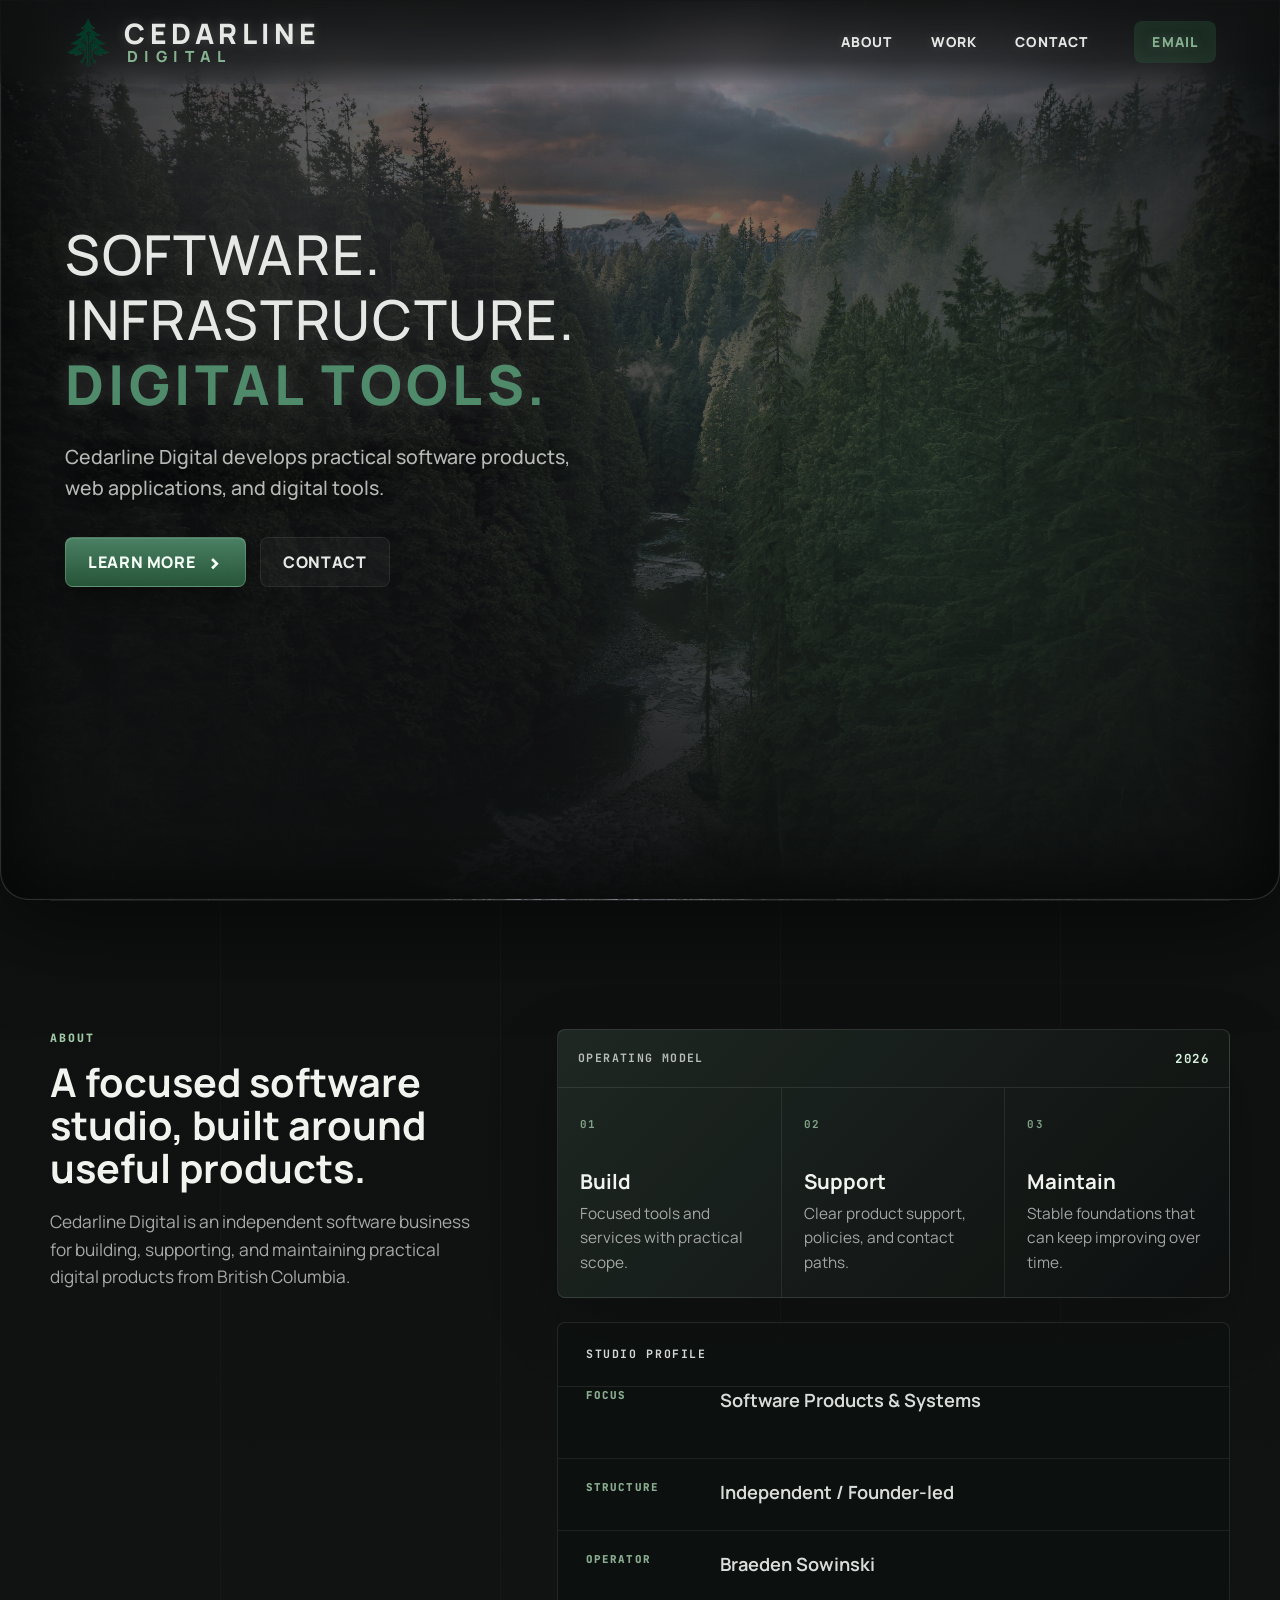
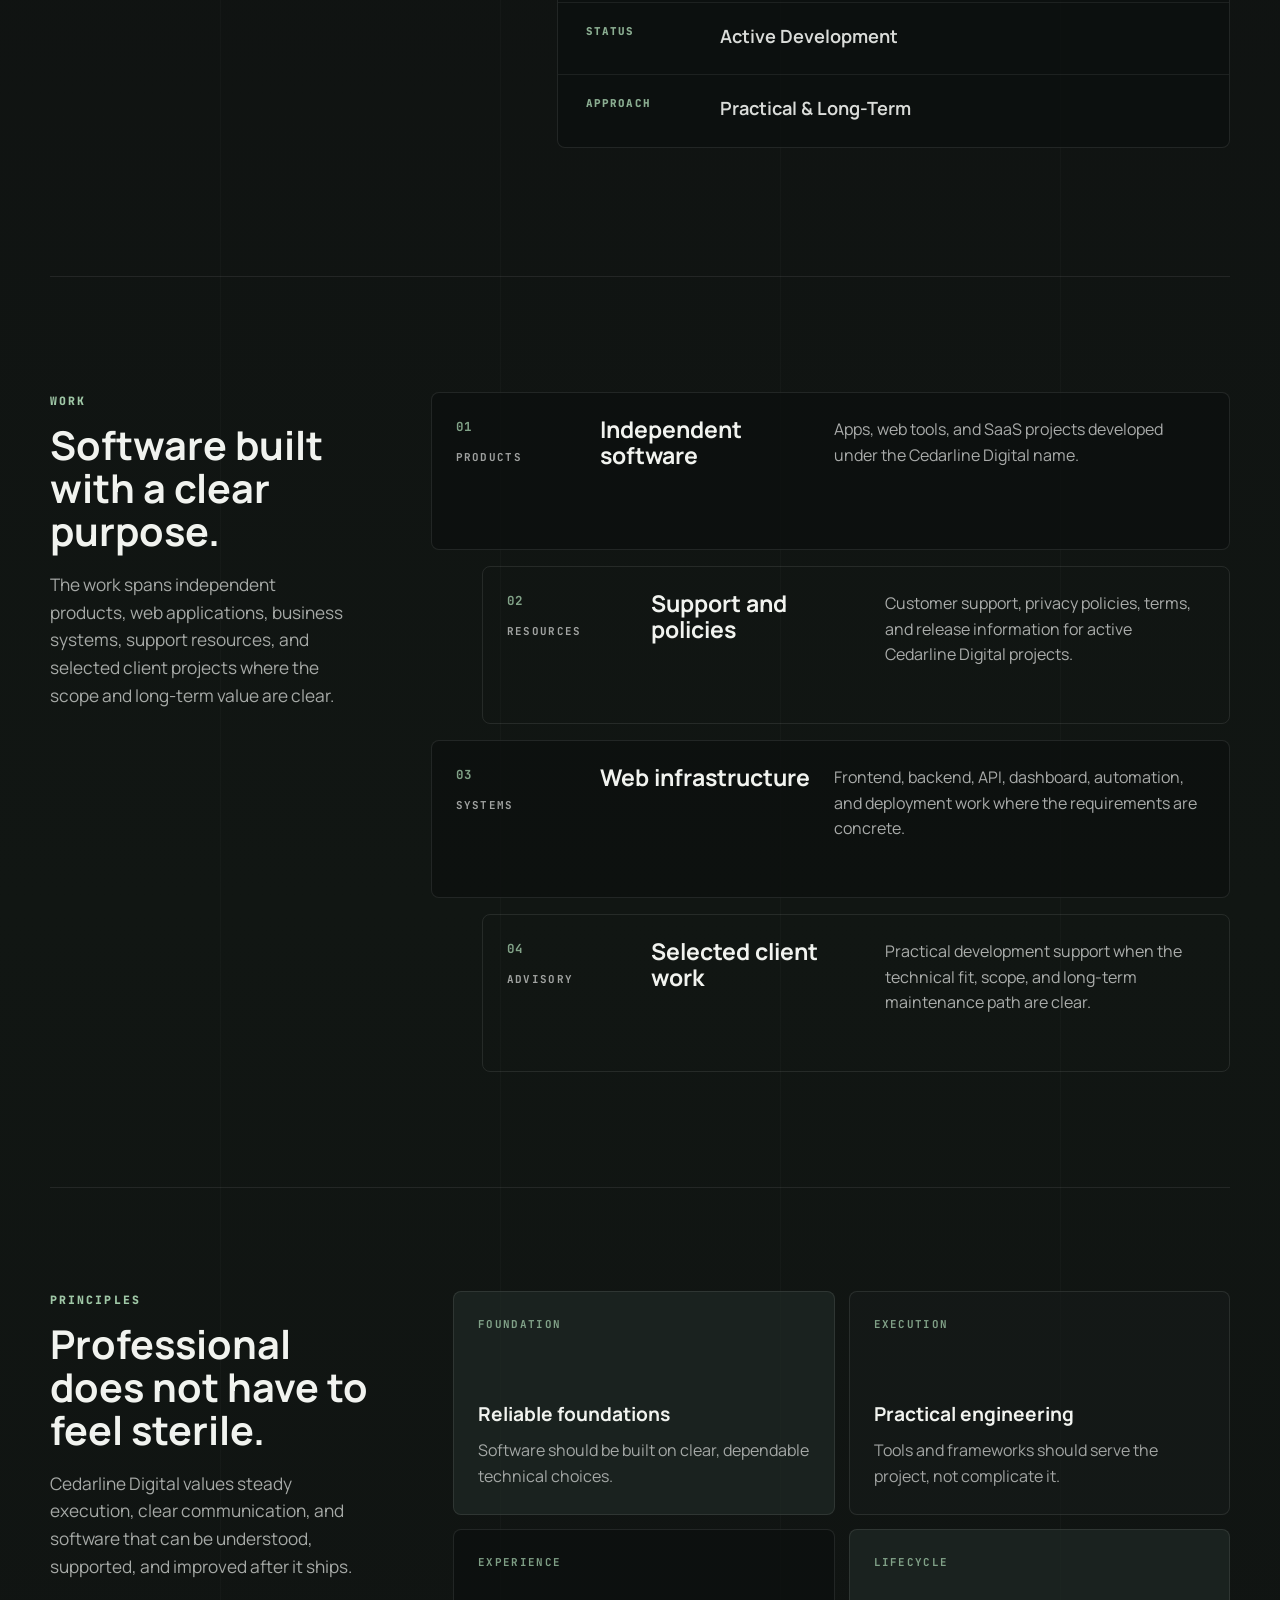
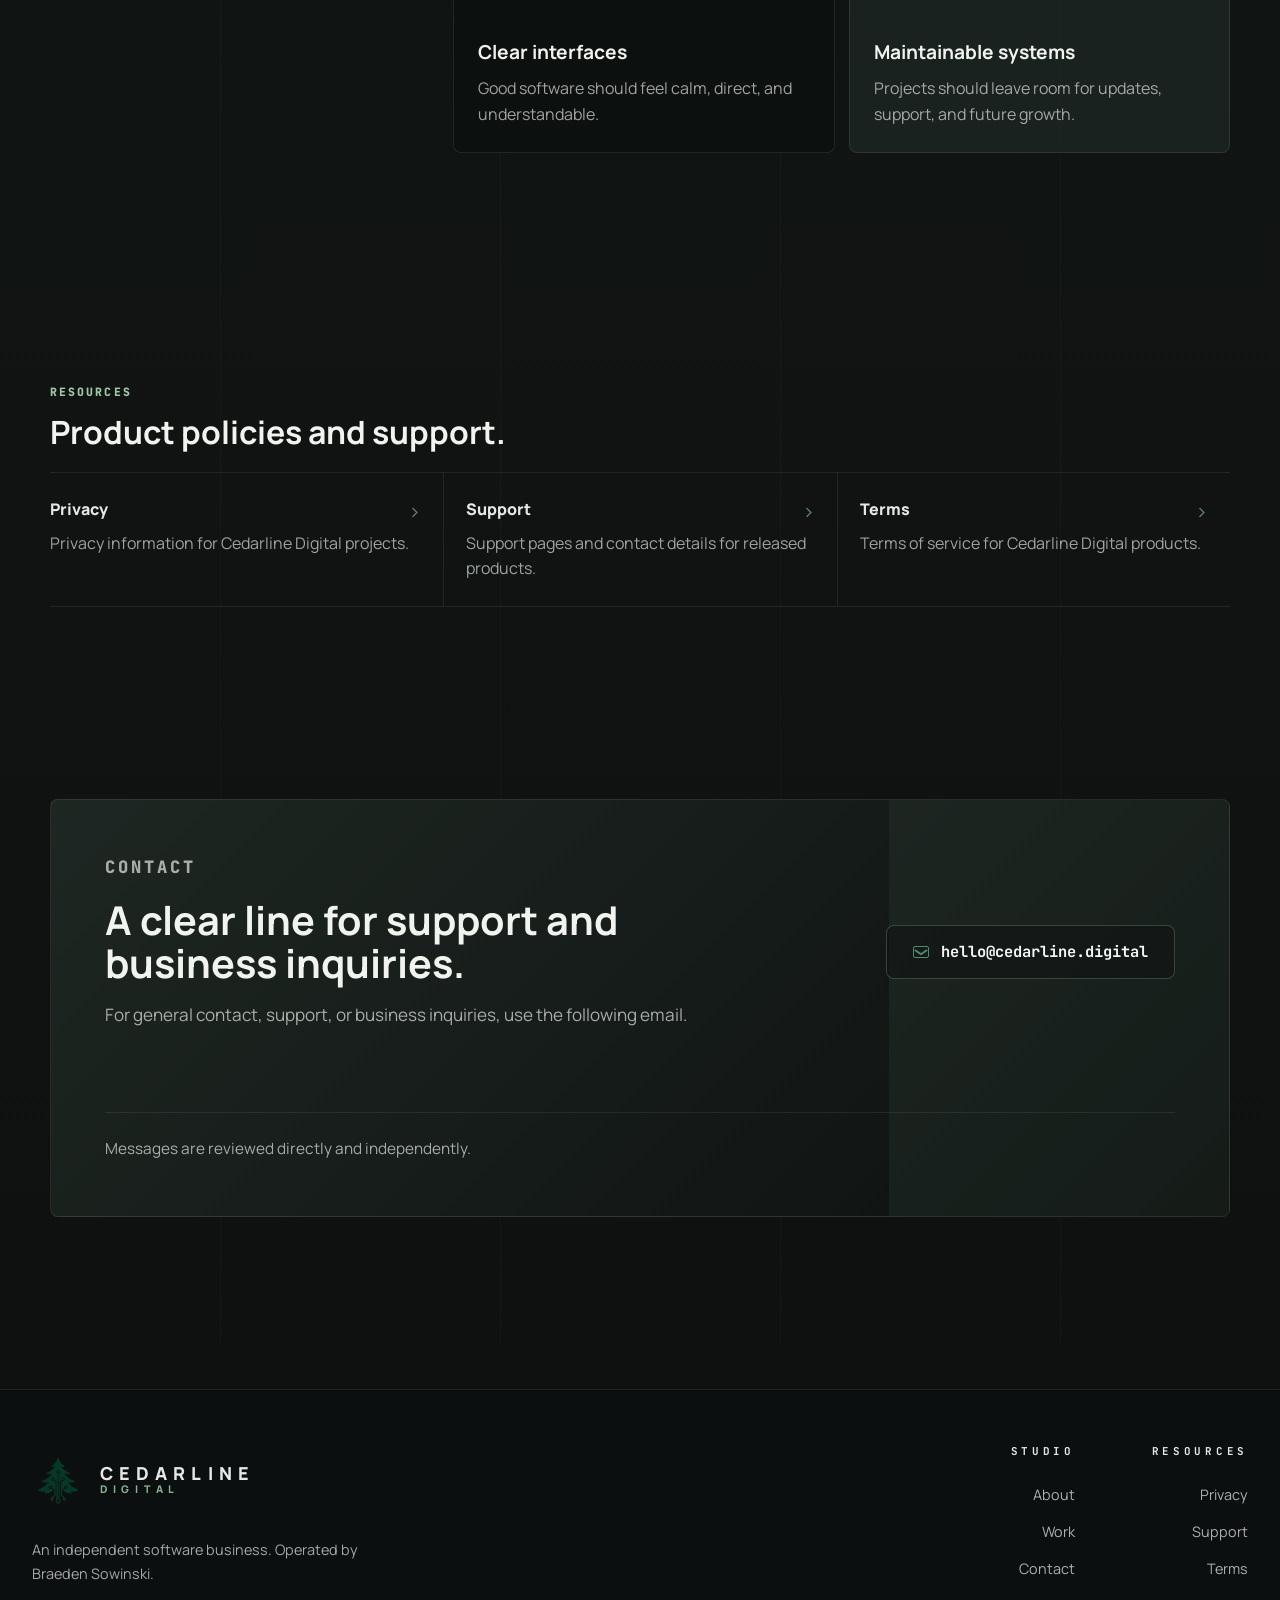
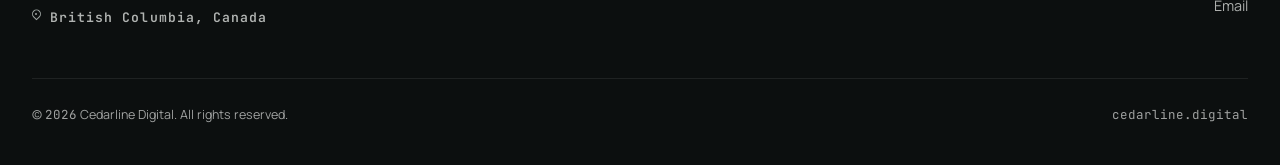
<file: index.html>
<!doctype html>
<html lang="en">
  <head>
    <meta charset="utf-8">
    <meta name="viewport" content="width=device-width, initial-scale=1">
    <meta
      name="description"
      content="Cedarline Digital develops software products, web applications, mobile apps, and digital tools."
    >
    <title>Cedarline Digital | Independent Software Business</title>
    <link rel="canonical" href="https://cedarline.digital/">
    <meta property="og:title" content="Cedarline Digital | Independent Software Business">
    <meta
      property="og:description"
      content="Cedarline Digital develops software products, web applications, mobile apps, and digital tools."
    >
    <meta property="og:type" content="website">
    <meta property="og:url" content="https://cedarline.digital/">
    <meta property="og:site_name" content="Cedarline Digital">
    <meta name="twitter:card" content="summary">
    <meta name="twitter:title" content="Cedarline Digital | Independent Software Business">
    <meta
      name="twitter:description"
      content="Cedarline Digital develops software products, web applications, mobile apps, and digital tools."
    >
    <link rel="icon" type="image/png" href="assets/images/logo-transparent.png">
    <link rel="preconnect" href="https://fonts.googleapis.com">
    <link rel="preconnect" href="https://fonts.gstatic.com" crossorigin>
    <link href="https://fonts.googleapis.com/css2?family=JetBrains+Mono:wght@500;600;700&family=Manrope:wght@400;500;600;700;800&display=swap" rel="stylesheet">
    <link rel="stylesheet" href="styles.css">
    <script type="application/ld+json">
      {
        "@context": "https://schema.org",
        "@type": "Organization",
        "name": "Cedarline Digital",
        "url": "https://cedarline.digital/",
        "founder": {
          "@type": "Person",
          "name": "Braeden Sowinski"
        },
        "areaServed": {
          "@type": "Country",
          "name": "Canada"
        },
        "location": {
          "@type": "Place",
          "name": "British Columbia, Canada",
          "address": {
            "@type": "PostalAddress",
            "addressRegion": "British Columbia",
            "addressCountry": "CA"
          }
        }
      }
    </script>
  </head>
  <body>
    <header class="site-header" data-header>
      <a class="brand" href="#top" aria-label="Cedarline Digital home">
        <span class="brand-mark">
          <img src="assets/images/logo-transparent.png" alt="Cedarline Digital tree and circuit logo">
        </span>
        <span class="brand-text">
          <strong>Cedarline</strong>
          <span class="digital-word">Digital</span>
        </span>
      </a>

      <button class="nav-toggle" type="button" aria-expanded="false" aria-controls="site-nav" data-nav-toggle>
        <span class="sr-only">Toggle navigation</span>
        <span></span>
        <span></span>
      </button>

      <nav class="site-nav" id="site-nav" aria-label="Primary navigation" data-nav>
        <a href="#about">About</a>
        <a href="#work">Work</a>
        <a href="#contact">Contact</a>
        <a class="nav-cta" href="mailto:hello@cedarline.digital" aria-label="Email Cedarline Digital">Email</a>
      </nav>
    </header>

    <main id="top">
      <section class="hero" aria-labelledby="hero-title">
        <div class="hero-content">
          <h1 id="hero-title">
            <span>Software. Infrastructure.</span>
            <em>Digital tools.</em>
          </h1>
          <p class="hero-copy">
            Cedarline Digital develops practical software products, web applications, and digital tools.
          </p>
          <div class="hero-actions" aria-label="Hero actions">
            <a class="button button-primary" href="#about">Learn more <span aria-hidden="true">›</span></a>
            <a class="button button-secondary" href="#contact">Contact</a>
          </div>
        </div>
      </section>

      <section class="section about-section content-band" id="about" aria-labelledby="about-title">
        <div class="section-heading">
          <p class="eyebrow">About</p>
          <h2 id="about-title">A focused software studio, built around useful products.</h2>
          <p>
            Cedarline Digital is an independent software business for building, supporting, and maintaining practical digital products from British Columbia.
          </p>
        </div>
        <div class="about-grid">
          <div class="operations-preview" aria-label="Cedarline operating model">
            <div class="preview-header">
              <span>Operating model</span>
              <strong>2026</strong>
            </div>
            <div class="preview-grid">
              <article>
                <span>01</span>
                <h3>Build</h3>
                <p>Focused tools and services with practical scope.</p>
              </article>
              <article>
                <span>02</span>
                <h3>Support</h3>
                <p>Clear product support, policies, and contact paths.</p>
              </article>
              <article>
                <span>03</span>
                <h3>Maintain</h3>
                <p>Stable foundations that can keep improving over time.</p>
              </article>
            </div>
          </div>
          <aside class="studio-panel" aria-label="Studio details">
            <p class="panel-label">Studio profile</p>
            <dl>
              <div>
                <dt>Focus</dt>
                <dd>Software Products &amp; Systems</dd>
              </div>
              <div>
                <dt>Structure</dt>
                <dd>Independent / Founder-led</dd>
              </div>
              <div>
                <dt>Operator</dt>
                <dd>Braeden Sowinski</dd>
              </div>
              <div>
                <dt>Status</dt>
                <dd>Active Development</dd>
              </div>
              <div>
                <dt>Approach</dt>
                <dd>Practical &amp; Long-Term</dd>
              </div>
            </dl>
          </aside>
        </div>
      </section>

      <section class="section" id="work" aria-labelledby="work-title">
        <div class="section-heading">
          <p class="eyebrow">Work</p>
          <h2 id="work-title">Software built with a clear purpose.</h2>
          <p>
            The work spans independent products, web applications, business systems, support resources, and selected client projects where the scope and long-term value are clear.
          </p>
        </div>
        <div class="card-grid work-list">
          <article class="service-card">
            <div>
              <span class="work-index" aria-hidden="true">01</span>
              <p class="service-type">Products</p>
            </div>
            <h3>Independent software</h3>
            <p>Apps, web tools, and SaaS projects developed under the Cedarline Digital name.</p>
          </article>
          <article class="service-card">
            <div>
              <span class="work-index" aria-hidden="true">02</span>
              <p class="service-type">Resources</p>
            </div>
            <h3>Support and policies</h3>
            <p>Customer support, privacy policies, terms, and release information for active Cedarline Digital projects.</p>
          </article>
          <article class="service-card">
            <div>
              <span class="work-index" aria-hidden="true">03</span>
              <p class="service-type">Systems</p>
            </div>
            <h3>Web infrastructure</h3>
            <p>Frontend, backend, API, dashboard, automation, and deployment work where the requirements are concrete.</p>
          </article>
          <article class="service-card">
            <div>
              <span class="work-index" aria-hidden="true">04</span>
              <p class="service-type">Advisory</p>
            </div>
            <h3>Selected client work</h3>
            <p>Practical development support when the technical fit, scope, and long-term maintenance path are clear.</p>
          </article>
        </div>
      </section>

      <section class="section brand-section content-band" id="principles" aria-labelledby="brand-title">
        <div class="section-heading">
          <p class="eyebrow">Principles</p>
          <h2 id="brand-title">Professional does not have to feel sterile.</h2>
          <p>
            Cedarline Digital values steady execution, clear communication, and software that can be understood, supported, and improved after it ships.
          </p>
        </div>
        <div class="principle-list">
          <article>
            <span>Foundation</span>
            <h3>Reliable foundations</h3>
            <p>Software should be built on clear, dependable technical choices.</p>
          </article>
          <article>
            <span>Execution</span>
            <h3>Practical engineering</h3>
            <p>Tools and frameworks should serve the project, not complicate it.</p>
          </article>
          <article>
            <span>Experience</span>
            <h3>Clear interfaces</h3>
            <p>Good software should feel calm, direct, and understandable.</p>
          </article>
          <article>
            <span>Lifecycle</span>
            <h3>Maintainable systems</h3>
            <p>Projects should leave room for updates, support, and future growth.</p>
          </article>
        </div>
      </section>

      <section class="section resources-section" aria-labelledby="resources-title">
        <div class="section-heading">
          <p class="eyebrow">Resources</p>
          <h2 id="resources-title">Product policies and support.</h2>
        </div>
        <div class="resource-links">
          <a href="/privacy">
            <span>Privacy</span>
            <p>Privacy information for Cedarline Digital projects.</p>
          </a>
          <a href="/support">
            <span>Support</span>
            <p>Support pages and contact details for released products.</p>
          </a>
          <a href="/terms">
            <span>Terms</span>
            <p>Terms of service for Cedarline Digital products.</p>
          </a>
        </div>
      </section>

      <section class="section contact-section" id="contact" aria-labelledby="contact-title">
        <div class="contact-panel">
          <div class="contact-copy">
            <p class="eyebrow">Contact</p>
            <h2 id="contact-title">A clear line for support and business inquiries.</h2>
            <p>
              For general contact, support, or business inquiries, use the following email.
            </p>
          </div>
          <div class="contact-action">
            <a class="contact-link" href="mailto:hello@cedarline.digital">
              <span class="email-icon" aria-hidden="true"></span>
              hello@cedarline.digital
            </a>
          </div>
          <p class="contact-note">
            Messages are reviewed directly and independently.
          </p>
        </div>
      </section>
    </main>

    <footer class="site-footer">
      <div class="footer-inner">
        <div class="footer-brand">
          <a class="footer-logo" href="#top" aria-label="Cedarline Digital home">
            <span class="footer-mark">
              <img src="assets/images/logo-transparent.png" alt="Cedarline Digital tree and circuit logo">
            </span>
            <span class="footer-wordmark">
              <strong>Cedarline</strong>
              <span>Digital</span>
            </span>
          </a>
          <p>An independent software business. Operated by Braeden Sowinski.</p>
          <span class="footer-location">British Columbia, Canada</span>
        </div>

        <nav class="footer-links" aria-label="Footer navigation">
          <div>
            <h2>Studio</h2>
            <a href="#about">About</a>
            <a href="#work">Work</a>
            <a href="#contact">Contact</a>
          </div>
          <div>
            <h2>Resources</h2>
            <a href="/privacy">Privacy</a>
            <a href="/support">Support</a>
            <a href="/terms">Terms</a>
            <a href="mailto:hello@cedarline.digital" aria-label="Email Cedarline Digital">Email</a>
          </div>
        </nav>
      </div>

      <div class="footer-bottom">
        <p>&copy; <span data-year></span> Cedarline Digital. All rights reserved.</p>
        <span>cedarline.digital</span>
      </div>
    </footer>

    <script src="script.js"></script>
  </body>
</html>
</file>
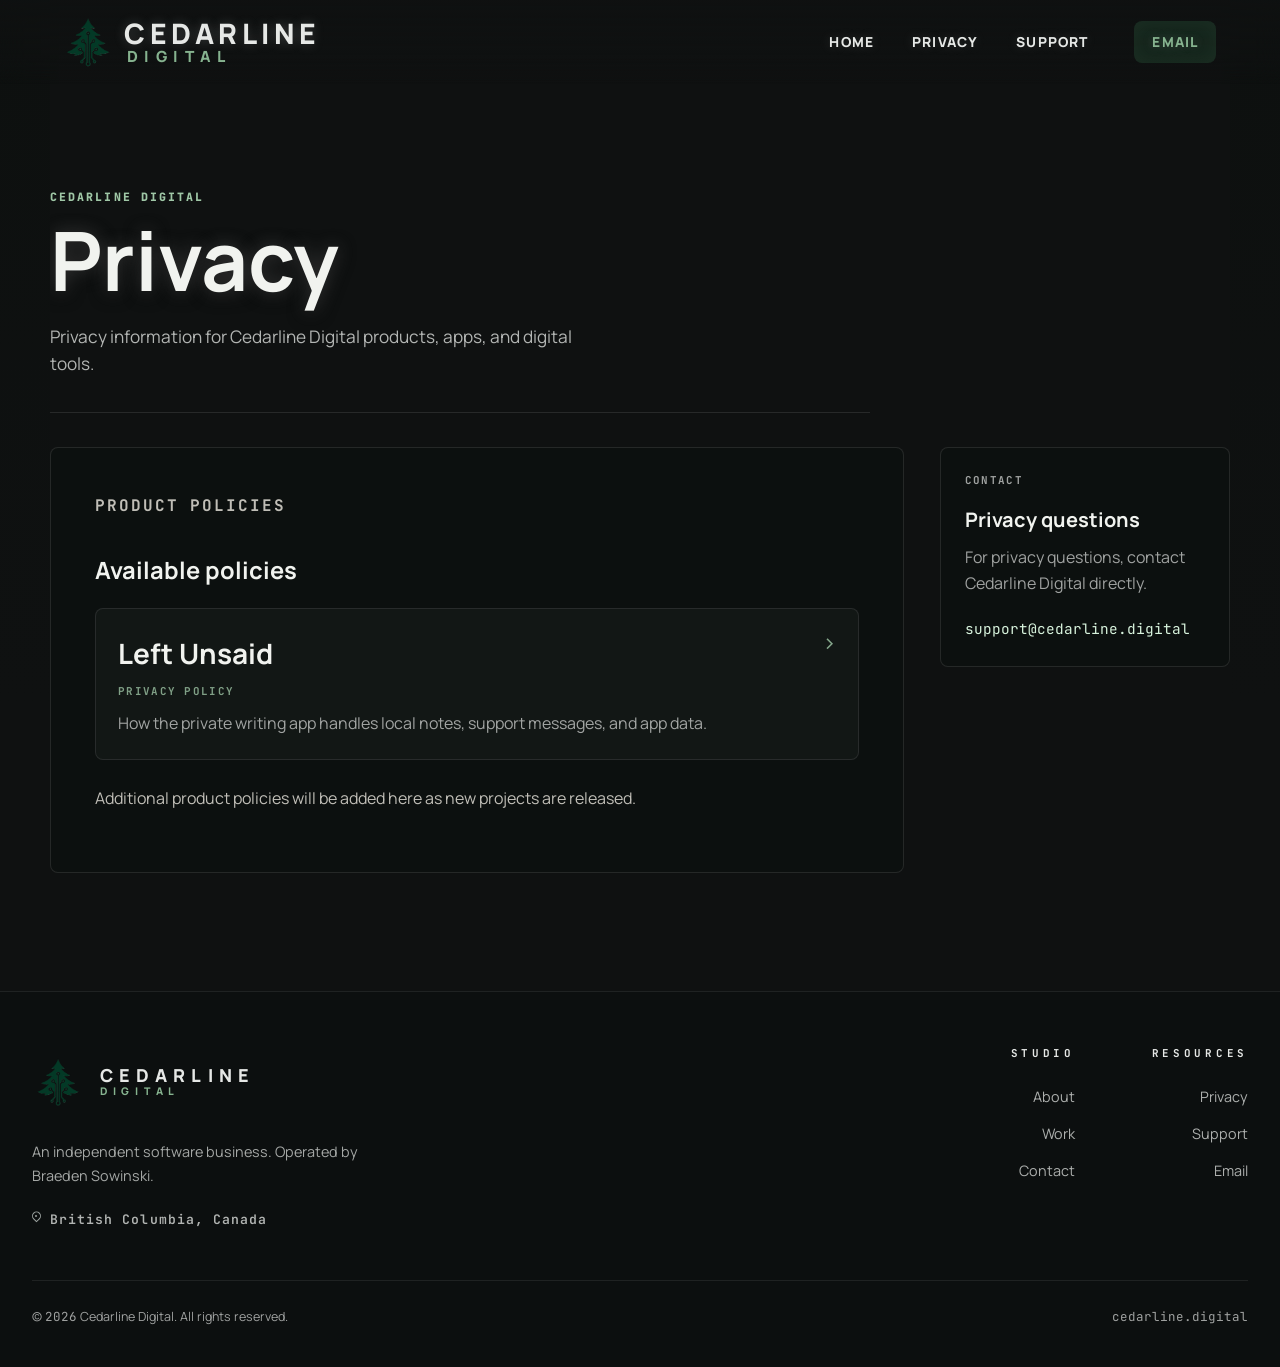
<file: privacy/index.html>
<!doctype html>
<html lang="en">
  <head>
    <meta charset="utf-8">
    <meta name="viewport" content="width=device-width, initial-scale=1">
    <meta name="robots" content="index,follow">
    <meta
      name="description"
      content="Privacy information and product-specific privacy policies for Cedarline Digital software and apps."
    >
    <title>Cedarline Digital Privacy</title>
    <link rel="canonical" href="https://cedarline.digital/privacy">
    <meta property="og:title" content="Cedarline Digital Privacy">
    <meta
      property="og:description"
      content="Privacy information and product-specific privacy policies for Cedarline Digital software and apps."
    >
    <meta property="og:type" content="website">
    <meta property="og:url" content="https://cedarline.digital/privacy">
    <meta property="og:site_name" content="Cedarline Digital">
    <meta name="twitter:card" content="summary">
    <link rel="icon" type="image/png" href="../assets/images/logo-transparent.png">
    <link rel="preconnect" href="https://fonts.googleapis.com">
    <link rel="preconnect" href="https://fonts.gstatic.com" crossorigin>
    <link href="https://fonts.googleapis.com/css2?family=JetBrains+Mono:wght@500;600;700&family=Manrope:wght@400;500;600;700;800&display=swap" rel="stylesheet">
    <link rel="stylesheet" href="../styles.css">
  </head>
  <body class="content-page">
    <header class="site-header" data-header>
      <a class="brand" href="/" aria-label="Cedarline Digital home">
        <span class="brand-mark">
          <img src="../assets/images/logo-transparent.png" alt="Cedarline Digital tree and circuit logo">
        </span>
        <span class="brand-text">
          <strong>Cedarline</strong>
          <span class="digital-word">Digital</span>
        </span>
      </a>

      <button class="nav-toggle" type="button" aria-expanded="false" aria-controls="site-nav" data-nav-toggle>
        <span class="sr-only">Toggle navigation</span>
        <span></span>
        <span></span>
      </button>

      <nav class="site-nav" id="site-nav" aria-label="Primary navigation" data-nav>
        <a href="/">Home</a>
        <a href="/privacy">Privacy</a>
        <a href="/support">Support</a>
        <a class="nav-cta" href="mailto:support@cedarline.digital" aria-label="Email Cedarline Digital support">Email</a>
      </nav>
    </header>

    <main class="content-main hub-main">
      <section class="content-hero" aria-labelledby="privacy-title">
        <p class="eyebrow">Cedarline Digital</p>
        <h1 id="privacy-title">Privacy</h1>
        <p>
          Privacy information for Cedarline Digital products, apps, and digital tools.
        </p>
      </section>

      <div class="content-layout">
        <article class="content-shell hub-shell">
          <section aria-labelledby="product-policies-title">
            <p class="section-label">Product policies</p>
            <h2 id="product-policies-title">Available policies</h2>
            <div class="document-links">
              <a href="/privacy/left-unsaid">
                <span>Privacy Policy</span>
                <strong>Left Unsaid</strong>
                <p>How the private writing app handles local notes, support messages, and app data.</p>
              </a>
            </div>
            <p>Additional product policies will be added here as new projects are released.</p>
          </section>
        </article>

        <aside class="content-aside" aria-labelledby="privacy-contact-title">
          <p class="section-label">Contact</p>
          <h2 id="privacy-contact-title">Privacy questions</h2>
          <p>For privacy questions, contact Cedarline Digital directly.</p>
          <a class="aside-link" href="mailto:support@cedarline.digital">support@cedarline.digital</a>
        </aside>
      </div>
    </main>

    <footer class="site-footer">
      <div class="footer-inner">
        <div class="footer-brand">
          <a class="footer-logo" href="/" aria-label="Cedarline Digital home">
            <span class="footer-mark">
              <img src="../assets/images/logo-transparent.png" alt="Cedarline Digital tree and circuit logo">
            </span>
            <span class="footer-wordmark">
              <strong>Cedarline</strong>
              <span>Digital</span>
            </span>
          </a>
          <p>An independent software business. Operated by Braeden Sowinski.</p>
          <span class="footer-location">British Columbia, Canada</span>
        </div>

        <nav class="footer-links" aria-label="Footer navigation">
          <div>
            <h2>Studio</h2>
            <a href="/#about">About</a>
            <a href="/#work">Work</a>
            <a href="/#contact">Contact</a>
          </div>
          <div>
            <h2>Resources</h2>
            <a href="/privacy">Privacy</a>
            <a href="/support">Support</a>
            <a href="mailto:hello@cedarline.digital" aria-label="Email Cedarline Digital">Email</a>
          </div>
        </nav>
      </div>

      <div class="footer-bottom">
        <p>&copy; <span data-year></span> Cedarline Digital. All rights reserved.</p>
        <span>cedarline.digital</span>
      </div>
    </footer>

    <script src="../script.js"></script>
  </body>
</html>
</file>
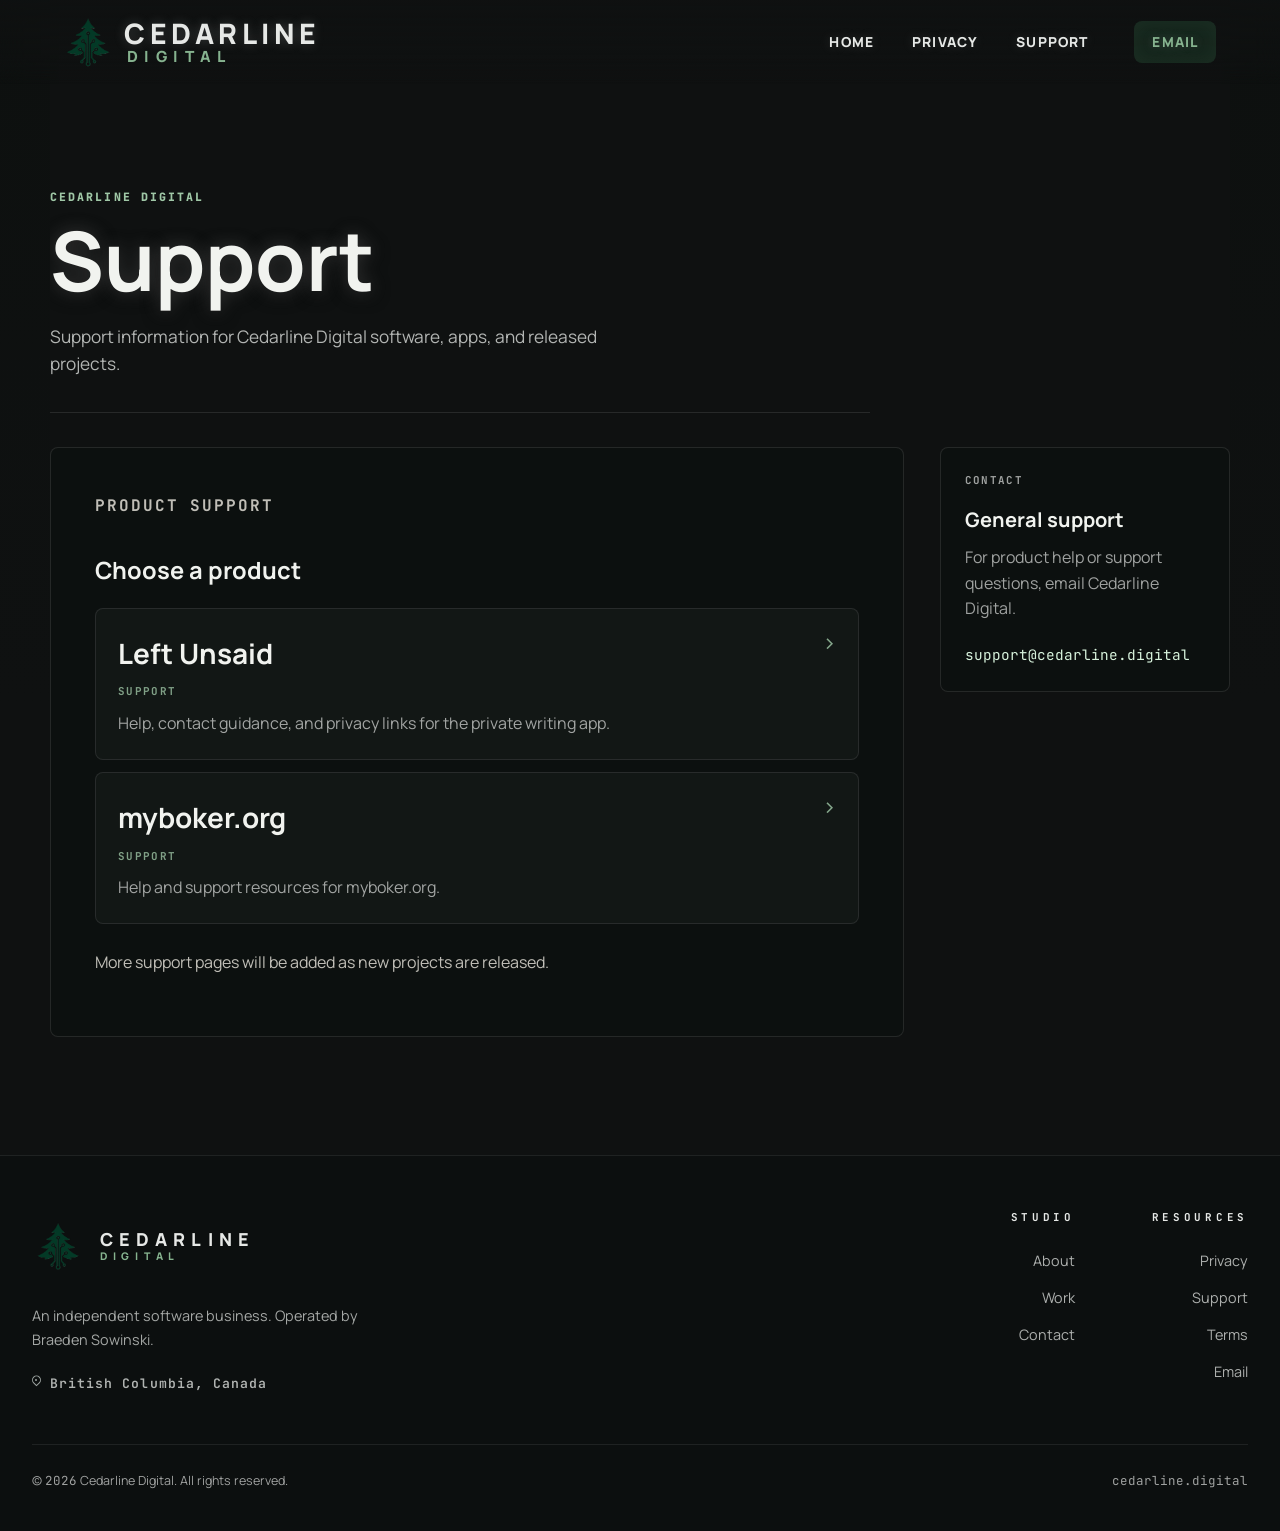
<file: support/index.html>
<!doctype html>
<html lang="en">
  <head>
    <meta charset="utf-8">
    <meta name="viewport" content="width=device-width, initial-scale=1">
    <meta name="robots" content="index,follow">
    <meta
      name="description"
      content="Support information for Cedarline Digital software, apps, and digital tools."
    >
    <title>Cedarline Digital Support</title>
    <link rel="canonical" href="https://cedarline.digital/support">
    <meta property="og:title" content="Cedarline Digital Support">
    <meta
      property="og:description"
      content="Support information for Cedarline Digital software, apps, and digital tools."
    >
    <meta property="og:type" content="website">
    <meta property="og:url" content="https://cedarline.digital/support">
    <meta property="og:site_name" content="Cedarline Digital">
    <meta name="twitter:card" content="summary">
    <link rel="icon" type="image/png" href="../assets/images/logo-transparent.png">
    <link rel="preconnect" href="https://fonts.googleapis.com">
    <link rel="preconnect" href="https://fonts.gstatic.com" crossorigin>
    <link href="https://fonts.googleapis.com/css2?family=JetBrains+Mono:wght@500;600;700&family=Manrope:wght@400;500;600;700;800&display=swap" rel="stylesheet">
    <link rel="stylesheet" href="../styles.css">
  </head>
  <body class="content-page">
    <header class="site-header" data-header>
      <a class="brand" href="/" aria-label="Cedarline Digital home">
        <span class="brand-mark">
          <img src="../assets/images/logo-transparent.png" alt="Cedarline Digital tree and circuit logo">
        </span>
        <span class="brand-text">
          <strong>Cedarline</strong>
          <span class="digital-word">Digital</span>
        </span>
      </a>

      <button class="nav-toggle" type="button" aria-expanded="false" aria-controls="site-nav" data-nav-toggle>
        <span class="sr-only">Toggle navigation</span>
        <span></span>
        <span></span>
      </button>

      <nav class="site-nav" id="site-nav" aria-label="Primary navigation" data-nav>
        <a href="/">Home</a>
        <a href="/privacy">Privacy</a>
        <a href="/support">Support</a>
        <a class="nav-cta" href="mailto:support@cedarline.digital" aria-label="Email Cedarline Digital support">Email</a>
      </nav>
    </header>

    <main class="content-main hub-main">
      <section class="content-hero" aria-labelledby="support-title">
        <p class="eyebrow">Cedarline Digital</p>
        <h1 id="support-title">Support</h1>
        <p>
          Support information for Cedarline Digital software, apps, and released projects.
        </p>
      </section>

      <div class="content-layout">
        <article class="content-shell hub-shell">
          <section aria-labelledby="product-support-title">
            <p class="section-label">Product support</p>
            <h2 id="product-support-title">Choose a product</h2>
            <div class="document-links">
              <a href="/support/left-unsaid">
                <span>Support</span>
                <strong>Left Unsaid</strong>
                <p>Help, contact guidance, and privacy links for the private writing app.</p>
              </a>
              <a href="https://myboker.org/support" target="_blank" rel="noopener noreferrer">
                <span>Support</span>
                <strong>myboker.org</strong>
                <p>Help and support resources for myboker.org.</p>
              </a>
            </div>
            <p>More support pages will be added as new projects are released.</p>
          </section>
        </article>

        <aside class="content-aside" aria-labelledby="support-contact-title">
          <p class="section-label">Contact</p>
          <h2 id="support-contact-title">General support</h2>
          <p>For product help or support questions, email Cedarline Digital.</p>
          <a class="aside-link" href="mailto:support@cedarline.digital">support@cedarline.digital</a>
        </aside>
      </div>
    </main>

    <footer class="site-footer">
      <div class="footer-inner">
        <div class="footer-brand">
          <a class="footer-logo" href="/" aria-label="Cedarline Digital home">
            <span class="footer-mark">
              <img src="../assets/images/logo-transparent.png" alt="Cedarline Digital tree and circuit logo">
            </span>
            <span class="footer-wordmark">
              <strong>Cedarline</strong>
              <span>Digital</span>
            </span>
          </a>
          <p>An independent software business. Operated by Braeden Sowinski.</p>
          <span class="footer-location">British Columbia, Canada</span>
        </div>

        <nav class="footer-links" aria-label="Footer navigation">
          <div>
            <h2>Studio</h2>
            <a href="/#about">About</a>
            <a href="/#work">Work</a>
            <a href="/#contact">Contact</a>
          </div>
          <div>
            <h2>Resources</h2>
            <a href="/privacy">Privacy</a>
            <a href="/support">Support</a>
            <a href="/terms">Terms</a>
            <a href="mailto:hello@cedarline.digital" aria-label="Email Cedarline Digital">Email</a>
          </div>
        </nav>
      </div>

      <div class="footer-bottom">
        <p>&copy; <span data-year></span> Cedarline Digital. All rights reserved.</p>
        <span>cedarline.digital</span>
      </div>
    </footer>

    <script src="../script.js"></script>
  </body>
</html>
</file>
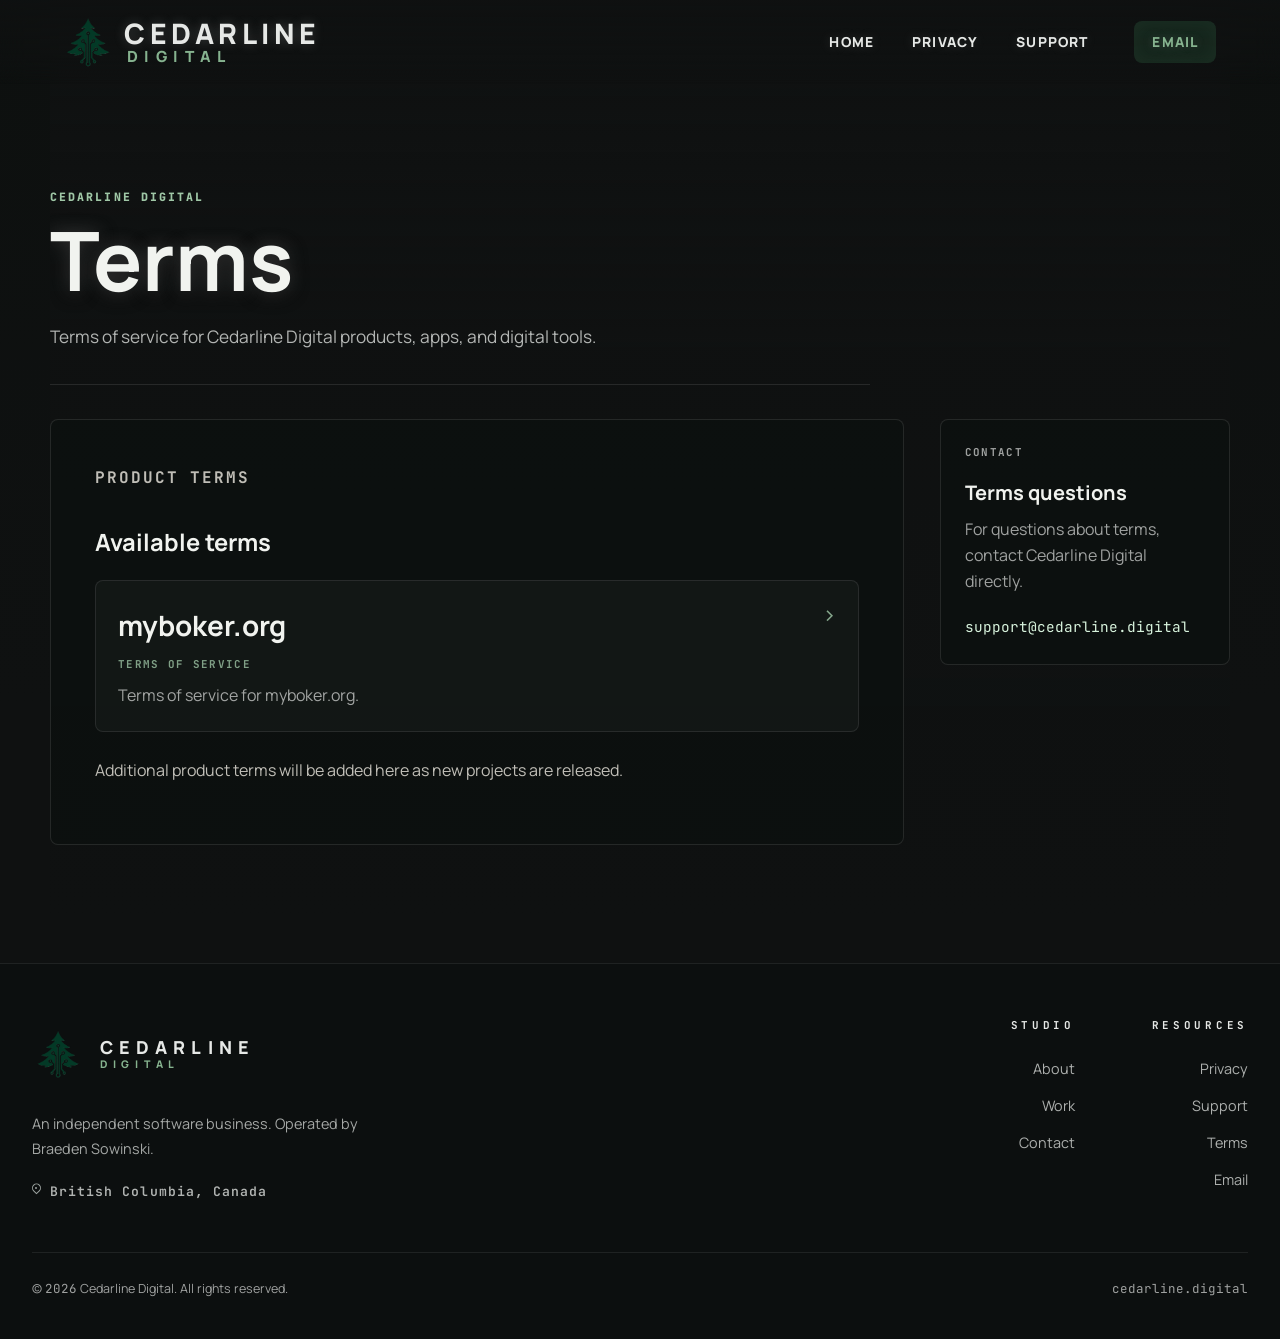
<file: terms/index.html>
<!doctype html>
<html lang="en">
  <head>
    <meta charset="utf-8">
    <meta name="viewport" content="width=device-width, initial-scale=1">
    <meta name="robots" content="index,follow">
    <meta
      name="description"
      content="Terms of service for Cedarline Digital software, apps, and digital tools."
    >
    <title>Cedarline Digital Terms</title>
    <link rel="canonical" href="https://cedarline.digital/terms">
    <meta property="og:title" content="Cedarline Digital Terms">
    <meta
      property="og:description"
      content="Terms of service for Cedarline Digital software, apps, and digital tools."
    >
    <meta property="og:type" content="website">
    <meta property="og:url" content="https://cedarline.digital/terms">
    <meta property="og:site_name" content="Cedarline Digital">
    <meta name="twitter:card" content="summary">
    <link rel="icon" type="image/png" href="../assets/images/logo-transparent.png">
    <link rel="preconnect" href="https://fonts.googleapis.com">
    <link rel="preconnect" href="https://fonts.gstatic.com" crossorigin>
    <link href="https://fonts.googleapis.com/css2?family=JetBrains+Mono:wght@500;600;700&family=Manrope:wght@400;500;600;700;800&display=swap" rel="stylesheet">
    <link rel="stylesheet" href="../styles.css">
  </head>
  <body class="content-page">
    <header class="site-header" data-header>
      <a class="brand" href="/" aria-label="Cedarline Digital home">
        <span class="brand-mark">
          <img src="../assets/images/logo-transparent.png" alt="Cedarline Digital tree and circuit logo">
        </span>
        <span class="brand-text">
          <strong>Cedarline</strong>
          <span class="digital-word">Digital</span>
        </span>
      </a>

      <button class="nav-toggle" type="button" aria-expanded="false" aria-controls="site-nav" data-nav-toggle>
        <span class="sr-only">Toggle navigation</span>
        <span></span>
        <span></span>
      </button>

      <nav class="site-nav" id="site-nav" aria-label="Primary navigation" data-nav>
        <a href="/">Home</a>
        <a href="/privacy">Privacy</a>
        <a href="/support">Support</a>
        <a class="nav-cta" href="mailto:support@cedarline.digital" aria-label="Email Cedarline Digital support">Email</a>
      </nav>
    </header>

    <main class="content-main hub-main">
      <section class="content-hero" aria-labelledby="terms-title">
        <p class="eyebrow">Cedarline Digital</p>
        <h1 id="terms-title">Terms</h1>
        <p>
          Terms of service for Cedarline Digital products, apps, and digital tools.
        </p>
      </section>

      <div class="content-layout">
        <article class="content-shell hub-shell">
          <section aria-labelledby="product-terms-title">
            <p class="section-label">Product terms</p>
            <h2 id="product-terms-title">Available terms</h2>
            <div class="document-links">
              <a href="https://myboker.org/terms" target="_blank" rel="noopener noreferrer">
                <span>Terms of Service</span>
                <strong>myboker.org</strong>
                <p>Terms of service for myboker.org.</p>
              </a>
            </div>
            <p>Additional product terms will be added here as new projects are released.</p>
          </section>
        </article>

        <aside class="content-aside" aria-labelledby="terms-contact-title">
          <p class="section-label">Contact</p>
          <h2 id="terms-contact-title">Terms questions</h2>
          <p>For questions about terms, contact Cedarline Digital directly.</p>
          <a class="aside-link" href="mailto:support@cedarline.digital">support@cedarline.digital</a>
        </aside>
      </div>
    </main>

    <footer class="site-footer">
      <div class="footer-inner">
        <div class="footer-brand">
          <a class="footer-logo" href="/" aria-label="Cedarline Digital home">
            <span class="footer-mark">
              <img src="../assets/images/logo-transparent.png" alt="Cedarline Digital tree and circuit logo">
            </span>
            <span class="footer-wordmark">
              <strong>Cedarline</strong>
              <span>Digital</span>
            </span>
          </a>
          <p>An independent software business. Operated by Braeden Sowinski.</p>
          <span class="footer-location">British Columbia, Canada</span>
        </div>

        <nav class="footer-links" aria-label="Footer navigation">
          <div>
            <h2>Studio</h2>
            <a href="/#about">About</a>
            <a href="/#work">Work</a>
            <a href="/#contact">Contact</a>
          </div>
          <div>
            <h2>Resources</h2>
            <a href="/privacy">Privacy</a>
            <a href="/support">Support</a>
            <a href="/terms">Terms</a>
            <a href="mailto:hello@cedarline.digital" aria-label="Email Cedarline Digital">Email</a>
          </div>
        </nav>
      </div>

      <div class="footer-bottom">
        <p>&copy; <span data-year></span> Cedarline Digital. All rights reserved.</p>
        <span>cedarline.digital</span>
      </div>
    </footer>

    <script src="../script.js"></script>
  </body>
</html>
</file>
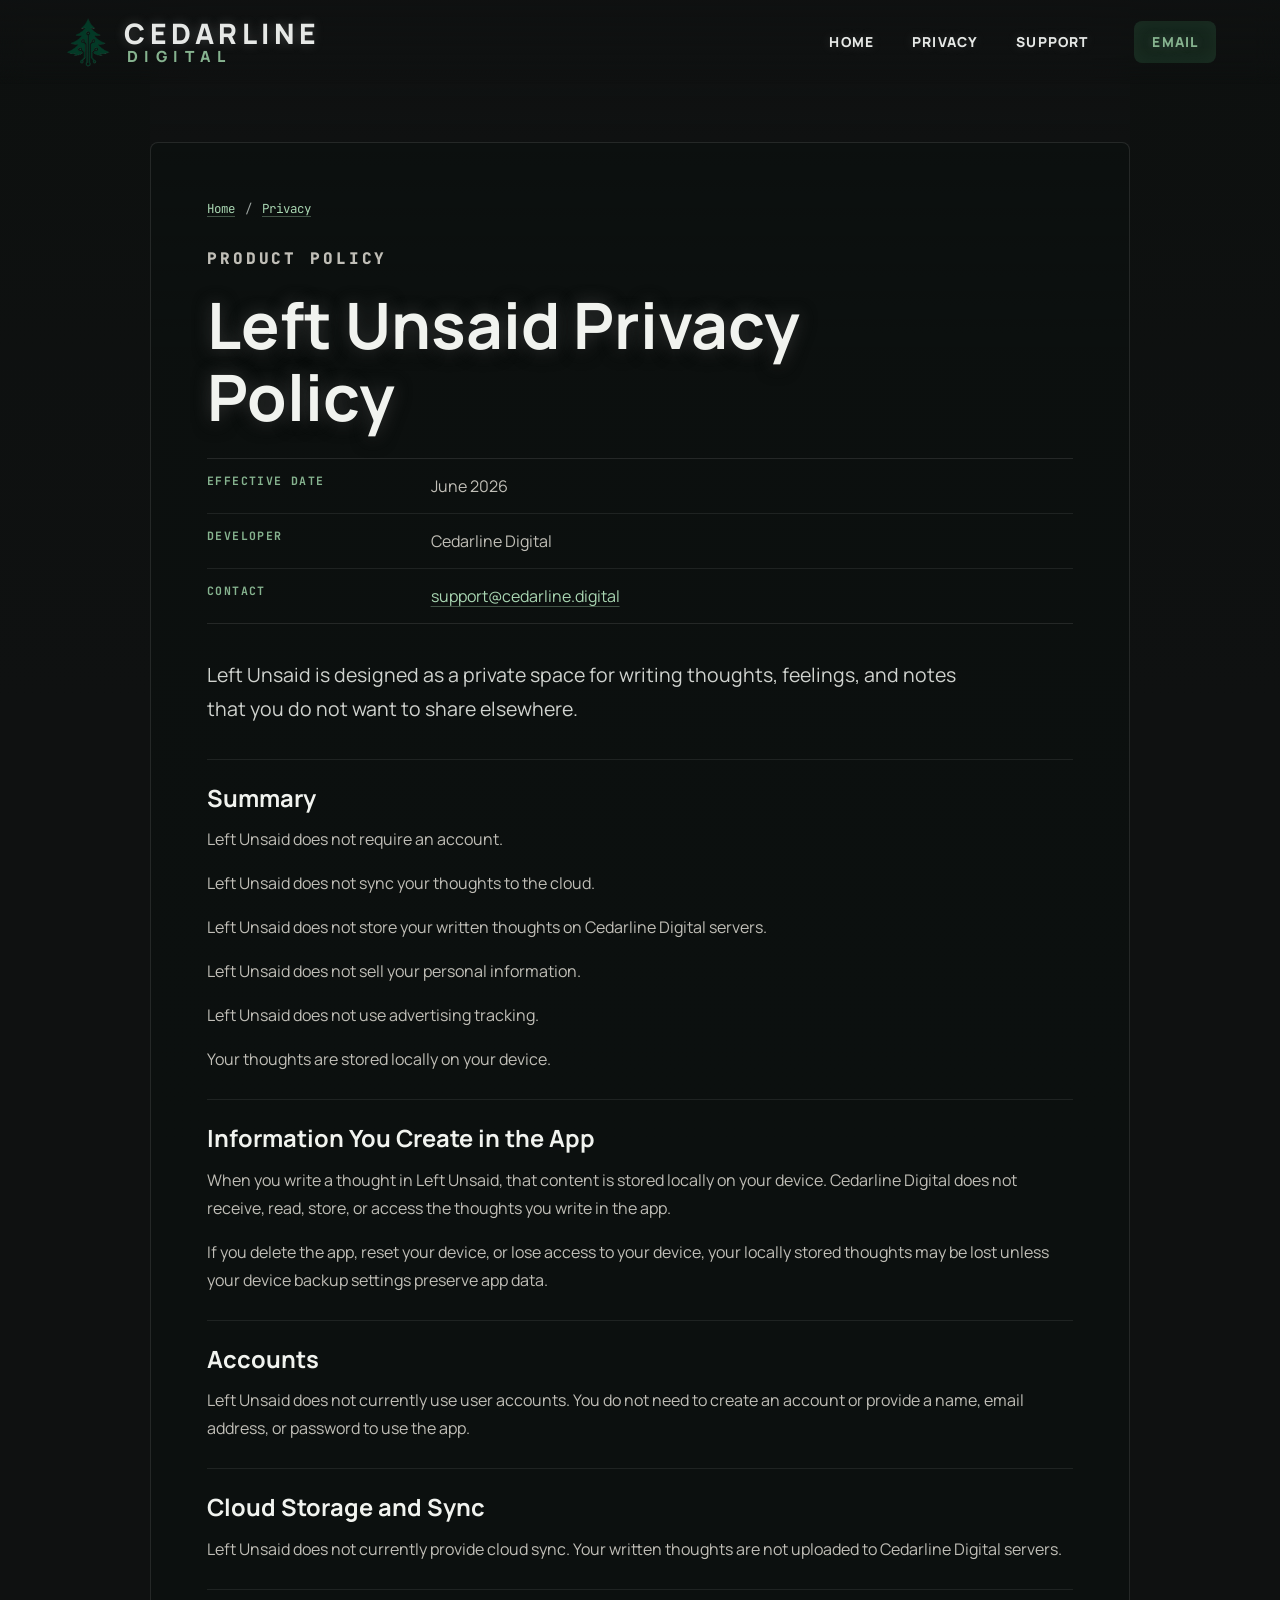
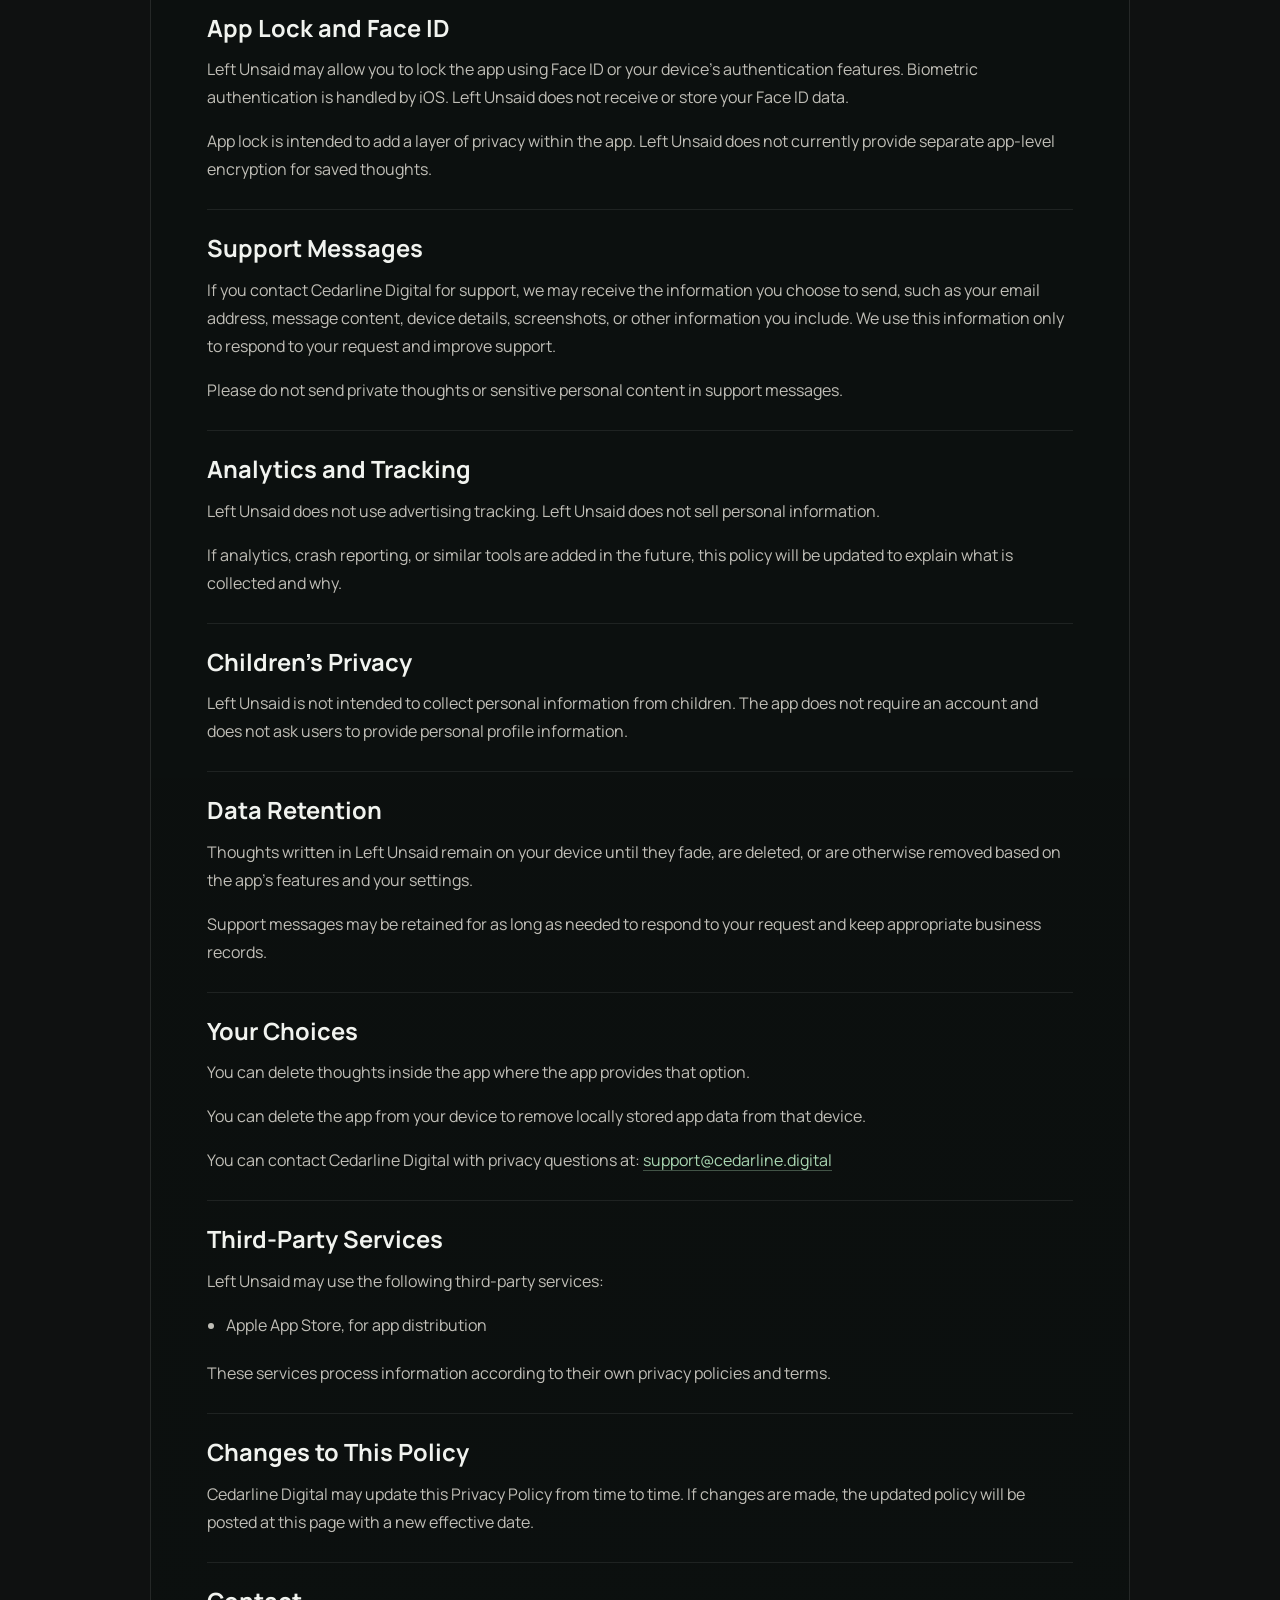
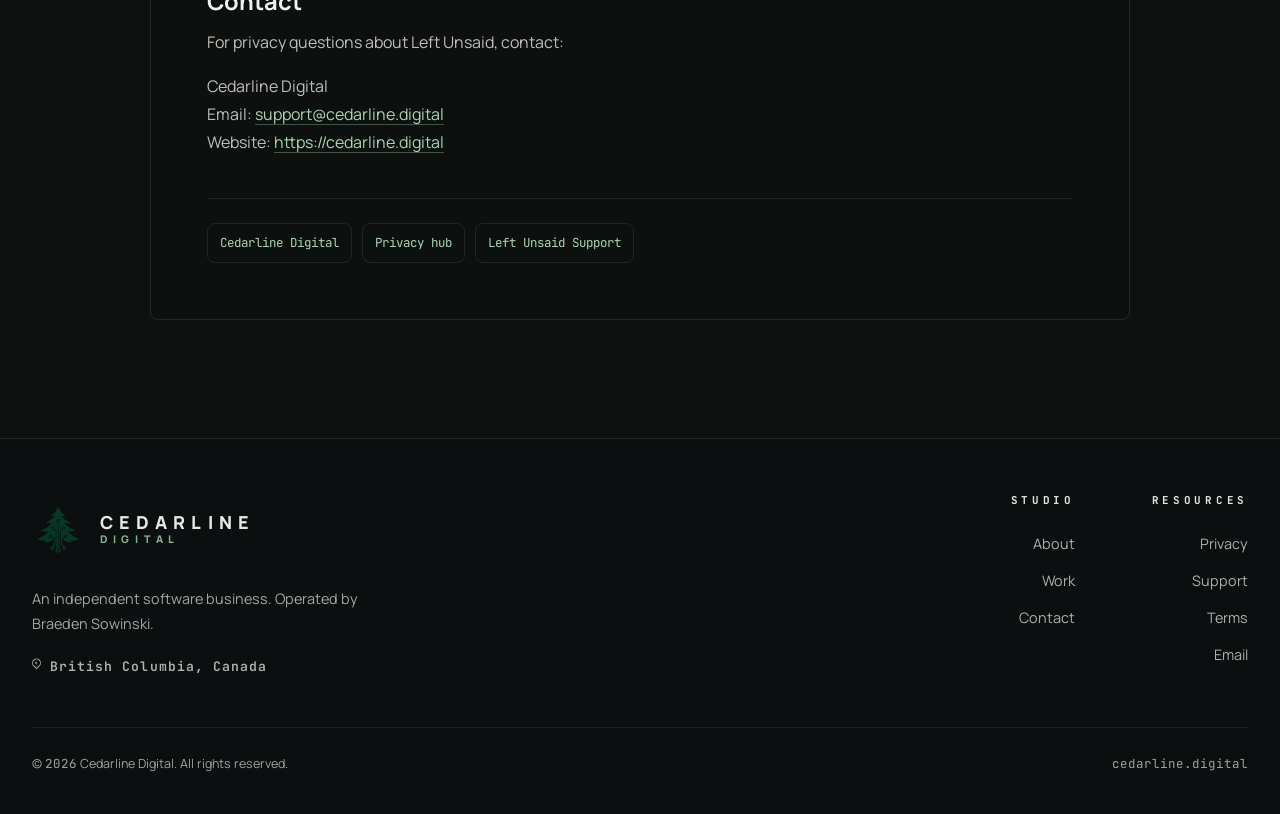
<file: privacy/left-unsaid/index.html>
<!doctype html>
<html lang="en">
  <head>
    <meta charset="utf-8">
    <meta name="viewport" content="width=device-width, initial-scale=1">
    <meta name="robots" content="index,follow">
    <meta
      name="description"
      content="Privacy policy for Left Unsaid, a private writing app by Cedarline Digital."
    >
    <title>Left Unsaid Privacy Policy | Cedarline Digital</title>
    <link rel="canonical" href="https://cedarline.digital/privacy/left-unsaid">
    <meta property="og:title" content="Left Unsaid Privacy Policy | Cedarline Digital">
    <meta
      property="og:description"
      content="Privacy policy for Left Unsaid, a private writing app by Cedarline Digital."
    >
    <meta property="og:type" content="website">
    <meta property="og:url" content="https://cedarline.digital/privacy/left-unsaid">
    <meta property="og:site_name" content="Cedarline Digital">
    <meta name="twitter:card" content="summary">
    <link rel="icon" type="image/png" href="../../assets/images/logo-transparent.png">
    <link rel="preconnect" href="https://fonts.googleapis.com">
    <link rel="preconnect" href="https://fonts.gstatic.com" crossorigin>
    <link href="https://fonts.googleapis.com/css2?family=JetBrains+Mono:wght@500;600;700&family=Manrope:wght@400;500;600;700;800&display=swap" rel="stylesheet">
    <link rel="stylesheet" href="../../styles.css">
  </head>
  <body class="content-page">
    <header class="site-header" data-header>
      <a class="brand" href="/" aria-label="Cedarline Digital home">
        <span class="brand-mark">
          <img src="../../assets/images/logo-transparent.png" alt="Cedarline Digital tree and circuit logo">
        </span>
        <span class="brand-text">
          <strong>Cedarline</strong>
          <span class="digital-word">Digital</span>
        </span>
      </a>

      <button class="nav-toggle" type="button" aria-expanded="false" aria-controls="site-nav" data-nav-toggle>
        <span class="sr-only">Toggle navigation</span>
        <span></span>
        <span></span>
      </button>

      <nav class="site-nav" id="site-nav" aria-label="Primary navigation" data-nav>
        <a href="/">Home</a>
        <a href="/privacy">Privacy</a>
        <a href="/support">Support</a>
        <a class="nav-cta" href="mailto:support@cedarline.digital" aria-label="Email Cedarline Digital support">Email</a>
      </nav>
    </header>

    <main class="content-main document-main">
      <article class="content-shell document-shell">
        <nav class="breadcrumb" aria-label="Breadcrumb">
          <a href="/">Home</a>
          <span aria-hidden="true">/</span>
          <a href="/privacy">Privacy</a>
        </nav>

        <p class="eyebrow">Product Policy</p>
        <h1>Left Unsaid Privacy Policy</h1>
        <dl class="policy-meta document-meta">
          <div>
            <dt>Effective Date</dt>
            <dd>June 2026</dd>
          </div>
          <div>
            <dt>Developer</dt>
            <dd>Cedarline Digital</dd>
          </div>
          <div>
            <dt>Contact</dt>
            <dd><a href="mailto:support@cedarline.digital">support@cedarline.digital</a></dd>
          </div>
        </dl>

        <p class="lead">
          Left Unsaid is designed as a private space for writing thoughts, feelings, and notes that you do not want to share elsewhere.
        </p>

        <section aria-labelledby="summary-title">
          <h2 id="summary-title">Summary</h2>
          <p>Left Unsaid does not require an account.</p>
          <p>Left Unsaid does not sync your thoughts to the cloud.</p>
          <p>Left Unsaid does not store your written thoughts on Cedarline Digital servers.</p>
          <p>Left Unsaid does not sell your personal information.</p>
          <p>Left Unsaid does not use advertising tracking.</p>
          <p>Your thoughts are stored locally on your device.</p>
        </section>

        <section aria-labelledby="created-info-title">
          <h2 id="created-info-title">Information You Create in the App</h2>
          <p>
            When you write a thought in Left Unsaid, that content is stored locally on your device. Cedarline Digital does not receive, read, store, or access the thoughts you write in the app.
          </p>
          <p>
            If you delete the app, reset your device, or lose access to your device, your locally stored thoughts may be lost unless your device backup settings preserve app data.
          </p>
        </section>

        <section aria-labelledby="accounts-title">
          <h2 id="accounts-title">Accounts</h2>
          <p>
            Left Unsaid does not currently use user accounts. You do not need to create an account or provide a name, email address, or password to use the app.
          </p>
        </section>

        <section aria-labelledby="cloud-title">
          <h2 id="cloud-title">Cloud Storage and Sync</h2>
          <p>
            Left Unsaid does not currently provide cloud sync. Your written thoughts are not uploaded to Cedarline Digital servers.
          </p>
        </section>

        <section aria-labelledby="app-lock-title">
          <h2 id="app-lock-title">App Lock and Face ID</h2>
          <p>
            Left Unsaid may allow you to lock the app using Face ID or your device's authentication features. Biometric authentication is handled by iOS. Left Unsaid does not receive or store your Face ID data.
          </p>
          <p>
            App lock is intended to add a layer of privacy within the app. Left Unsaid does not currently provide separate app-level encryption for saved thoughts.
          </p>
        </section>

        <section aria-labelledby="support-messages-title">
          <h2 id="support-messages-title">Support Messages</h2>
          <p>
            If you contact Cedarline Digital for support, we may receive the information you choose to send, such as your email address, message content, device details, screenshots, or other information you include. We use this information only to respond to your request and improve support.
          </p>
          <p>Please do not send private thoughts or sensitive personal content in support messages.</p>
        </section>

        <section aria-labelledby="analytics-title">
          <h2 id="analytics-title">Analytics and Tracking</h2>
          <p>Left Unsaid does not use advertising tracking. Left Unsaid does not sell personal information.</p>
          <p>
            If analytics, crash reporting, or similar tools are added in the future, this policy will be updated to explain what is collected and why.
          </p>
        </section>

        <section aria-labelledby="children-title">
          <h2 id="children-title">Children's Privacy</h2>
          <p>
            Left Unsaid is not intended to collect personal information from children. The app does not require an account and does not ask users to provide personal profile information.
          </p>
        </section>

        <section aria-labelledby="retention-title">
          <h2 id="retention-title">Data Retention</h2>
          <p>
            Thoughts written in Left Unsaid remain on your device until they fade, are deleted, or are otherwise removed based on the app's features and your settings.
          </p>
          <p>
            Support messages may be retained for as long as needed to respond to your request and keep appropriate business records.
          </p>
        </section>

        <section aria-labelledby="choices-title">
          <h2 id="choices-title">Your Choices</h2>
          <p>You can delete thoughts inside the app where the app provides that option.</p>
          <p>You can delete the app from your device to remove locally stored app data from that device.</p>
          <p>You can contact Cedarline Digital with privacy questions at: <a href="mailto:support@cedarline.digital">support@cedarline.digital</a></p>
        </section>

        <section aria-labelledby="third-party-title">
          <h2 id="third-party-title">Third-Party Services</h2>
          <p>Left Unsaid may use the following third-party services:</p>
          <ul>
            <li>Apple App Store, for app distribution</li>
          </ul>
          <p>These services process information according to their own privacy policies and terms.</p>
        </section>

        <section aria-labelledby="changes-title">
          <h2 id="changes-title">Changes to This Policy</h2>
          <p>
            Cedarline Digital may update this Privacy Policy from time to time. If changes are made, the updated policy will be posted at this page with a new effective date.
          </p>
        </section>

        <section aria-labelledby="contact-title">
          <h2 id="contact-title">Contact</h2>
          <p>For privacy questions about Left Unsaid, contact:</p>
          <p>
            Cedarline Digital<br>
            Email: <a href="mailto:support@cedarline.digital">support@cedarline.digital</a><br>
            Website: <a href="https://cedarline.digital">https://cedarline.digital</a>
          </p>
        </section>

        <nav class="related-links" aria-label="Related links">
          <a href="/">Cedarline Digital</a>
          <a href="/privacy">Privacy hub</a>
          <a href="/support/left-unsaid">Left Unsaid Support</a>
        </nav>
      </article>
    </main>

    <footer class="site-footer">
      <div class="footer-inner">
        <div class="footer-brand">
          <a class="footer-logo" href="/" aria-label="Cedarline Digital home">
            <span class="footer-mark">
              <img src="../../assets/images/logo-transparent.png" alt="Cedarline Digital tree and circuit logo">
            </span>
            <span class="footer-wordmark">
              <strong>Cedarline</strong>
              <span>Digital</span>
            </span>
          </a>
          <p>An independent software business. Operated by Braeden Sowinski.</p>
          <span class="footer-location">British Columbia, Canada</span>
        </div>

        <nav class="footer-links" aria-label="Footer navigation">
          <div>
            <h2>Studio</h2>
            <a href="/#about">About</a>
            <a href="/#work">Work</a>
            <a href="/#contact">Contact</a>
          </div>
          <div>
            <h2>Resources</h2>
            <a href="/privacy">Privacy</a>
            <a href="/support">Support</a>
            <a href="/terms">Terms</a>
            <a href="mailto:hello@cedarline.digital" aria-label="Email Cedarline Digital">Email</a>
          </div>
        </nav>
      </div>

      <div class="footer-bottom">
        <p>&copy; <span data-year></span> Cedarline Digital. All rights reserved.</p>
        <span>cedarline.digital</span>
      </div>
    </footer>

    <script src="../../script.js"></script>
  </body>
</html>
</file>
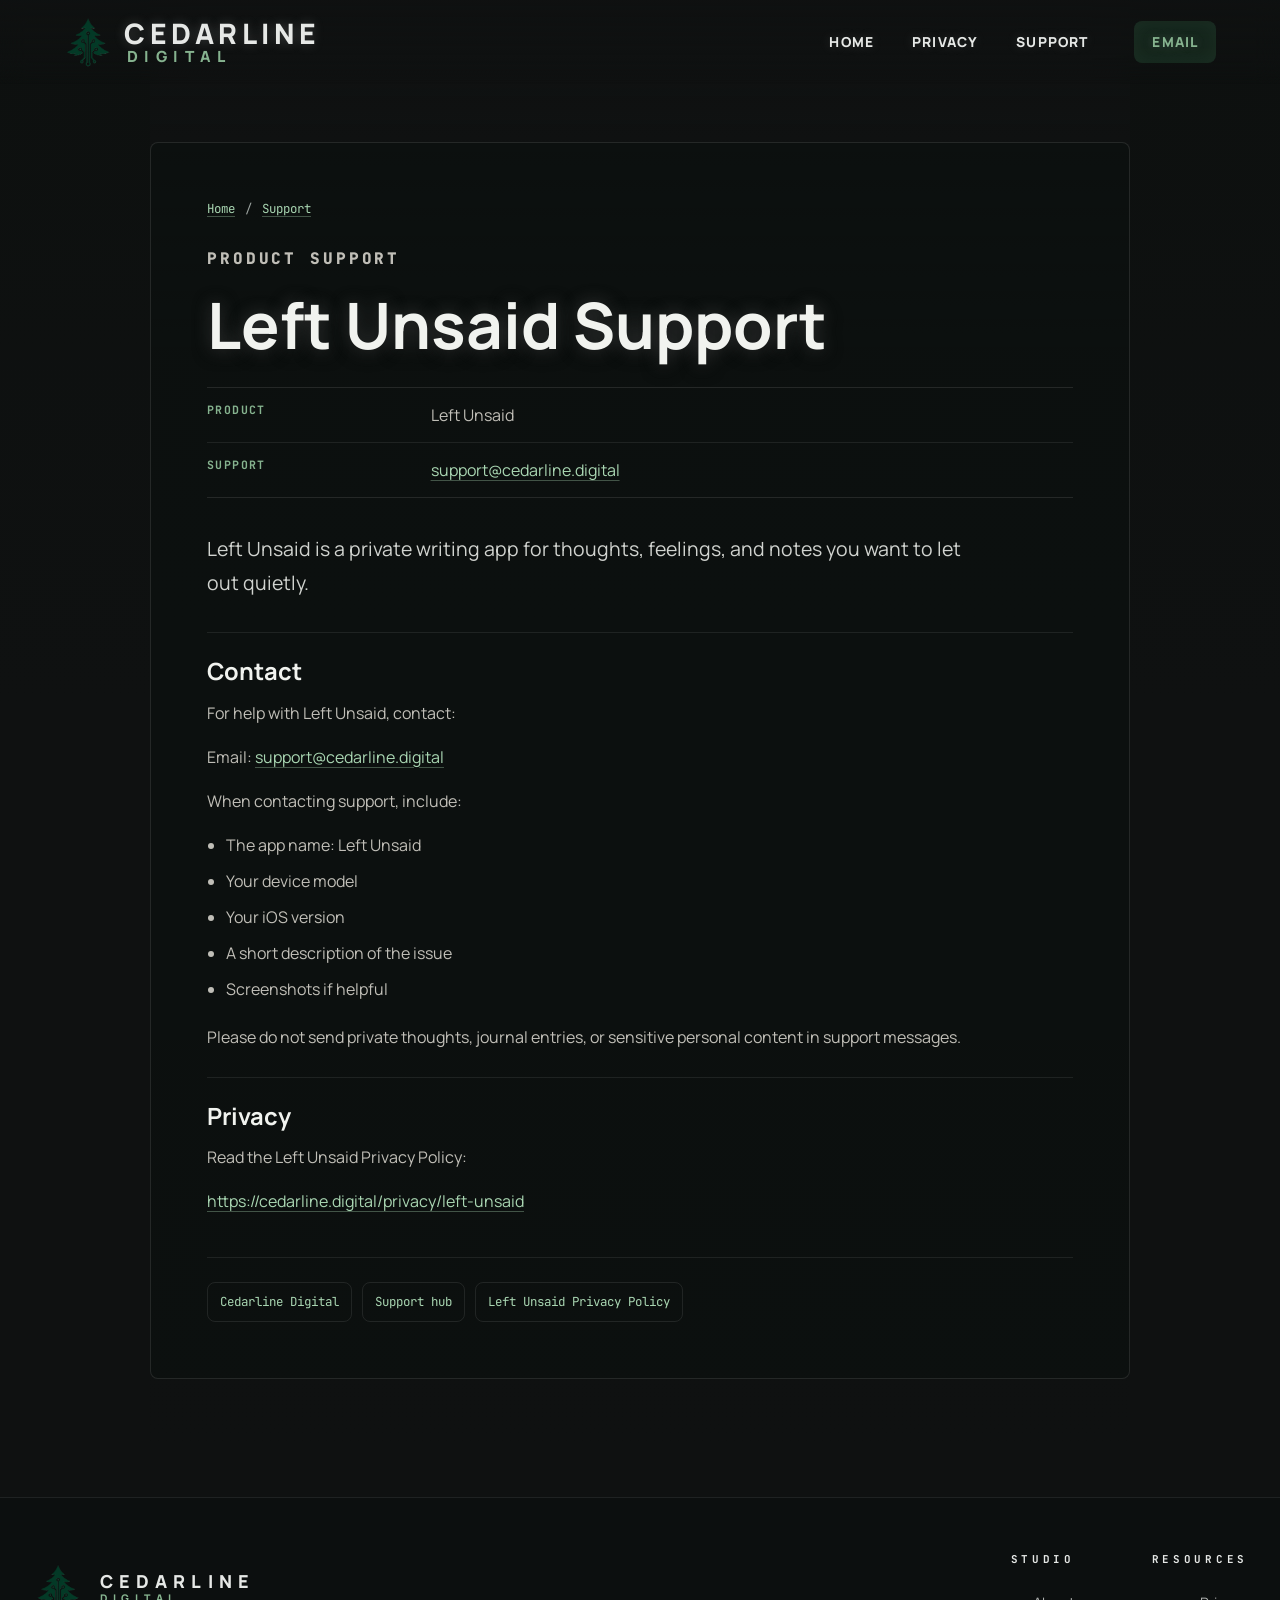
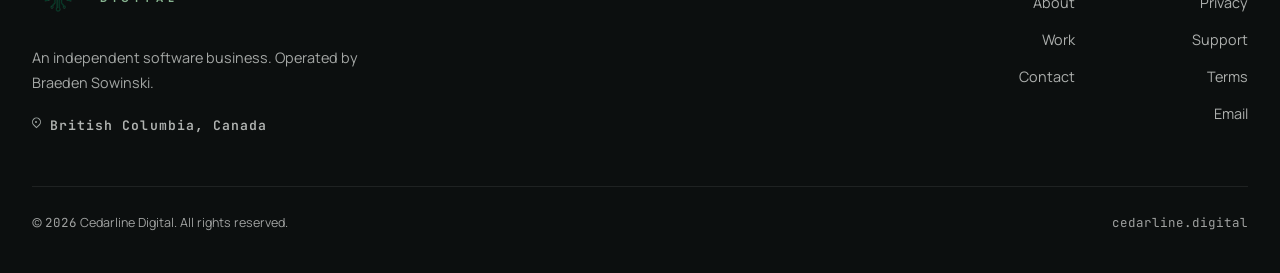
<file: support/left-unsaid/index.html>
<!doctype html>
<html lang="en">
  <head>
    <meta charset="utf-8">
    <meta name="viewport" content="width=device-width, initial-scale=1">
    <meta name="robots" content="index,follow">
    <meta
      name="description"
      content="Support information for Left Unsaid, a private writing app by Cedarline Digital."
    >
    <title>Left Unsaid Support | Cedarline Digital</title>
    <link rel="canonical" href="https://cedarline.digital/support/left-unsaid">
    <meta property="og:title" content="Left Unsaid Support | Cedarline Digital">
    <meta
      property="og:description"
      content="Support information for Left Unsaid, a private writing app by Cedarline Digital."
    >
    <meta property="og:type" content="website">
    <meta property="og:url" content="https://cedarline.digital/support/left-unsaid">
    <meta property="og:site_name" content="Cedarline Digital">
    <meta name="twitter:card" content="summary">
    <link rel="icon" type="image/png" href="../../assets/images/logo-transparent.png">
    <link rel="preconnect" href="https://fonts.googleapis.com">
    <link rel="preconnect" href="https://fonts.gstatic.com" crossorigin>
    <link href="https://fonts.googleapis.com/css2?family=JetBrains+Mono:wght@500;600;700&family=Manrope:wght@400;500;600;700;800&display=swap" rel="stylesheet">
    <link rel="stylesheet" href="../../styles.css">
  </head>
  <body class="content-page">
    <header class="site-header" data-header>
      <a class="brand" href="/" aria-label="Cedarline Digital home">
        <span class="brand-mark">
          <img src="../../assets/images/logo-transparent.png" alt="Cedarline Digital tree and circuit logo">
        </span>
        <span class="brand-text">
          <strong>Cedarline</strong>
          <span class="digital-word">Digital</span>
        </span>
      </a>

      <button class="nav-toggle" type="button" aria-expanded="false" aria-controls="site-nav" data-nav-toggle>
        <span class="sr-only">Toggle navigation</span>
        <span></span>
        <span></span>
      </button>

      <nav class="site-nav" id="site-nav" aria-label="Primary navigation" data-nav>
        <a href="/">Home</a>
        <a href="/privacy">Privacy</a>
        <a href="/support">Support</a>
        <a class="nav-cta" href="mailto:support@cedarline.digital" aria-label="Email Cedarline Digital support">Email</a>
      </nav>
    </header>

    <main class="content-main document-main">
      <article class="content-shell document-shell">
        <nav class="breadcrumb" aria-label="Breadcrumb">
          <a href="/">Home</a>
          <span aria-hidden="true">/</span>
          <a href="/support">Support</a>
        </nav>

        <p class="eyebrow">Product Support</p>
        <h1>Left Unsaid Support</h1>
        <dl class="policy-meta document-meta">
          <div>
            <dt>Product</dt>
            <dd>Left Unsaid</dd>
          </div>
          <div>
            <dt>Support</dt>
            <dd><a href="mailto:support@cedarline.digital">support@cedarline.digital</a></dd>
          </div>
        </dl>
        <p class="lead">
          Left Unsaid is a private writing app for thoughts, feelings, and notes you want to let out quietly.
        </p>

        <section aria-labelledby="contact-title">
          <h2 id="contact-title">Contact</h2>
          <p>For help with Left Unsaid, contact:</p>
          <p>Email: <a href="mailto:support@cedarline.digital">support@cedarline.digital</a></p>
          <p>When contacting support, include:</p>
          <ul>
            <li>The app name: Left Unsaid</li>
            <li>Your device model</li>
            <li>Your iOS version</li>
            <li>A short description of the issue</li>
            <li>Screenshots if helpful</li>
          </ul>
          <p>Please do not send private thoughts, journal entries, or sensitive personal content in support messages.</p>
        </section>

        <section aria-labelledby="privacy-title">
          <h2 id="privacy-title">Privacy</h2>
          <p>Read the Left Unsaid Privacy Policy:</p>
          <p><a href="/privacy/left-unsaid">https://cedarline.digital/privacy/left-unsaid</a></p>
        </section>

        <nav class="related-links" aria-label="Related links">
          <a href="/">Cedarline Digital</a>
          <a href="/support">Support hub</a>
          <a href="/privacy/left-unsaid">Left Unsaid Privacy Policy</a>
        </nav>
      </article>
    </main>

    <footer class="site-footer">
      <div class="footer-inner">
        <div class="footer-brand">
          <a class="footer-logo" href="/" aria-label="Cedarline Digital home">
            <span class="footer-mark">
              <img src="../../assets/images/logo-transparent.png" alt="Cedarline Digital tree and circuit logo">
            </span>
            <span class="footer-wordmark">
              <strong>Cedarline</strong>
              <span>Digital</span>
            </span>
          </a>
          <p>An independent software business. Operated by Braeden Sowinski.</p>
          <span class="footer-location">British Columbia, Canada</span>
        </div>

        <nav class="footer-links" aria-label="Footer navigation">
          <div>
            <h2>Studio</h2>
            <a href="/#about">About</a>
            <a href="/#work">Work</a>
            <a href="/#contact">Contact</a>
          </div>
          <div>
            <h2>Resources</h2>
            <a href="/privacy">Privacy</a>
            <a href="/support">Support</a>
            <a href="/terms">Terms</a>
            <a href="mailto:hello@cedarline.digital" aria-label="Email Cedarline Digital">Email</a>
          </div>
        </nav>
      </div>

      <div class="footer-bottom">
        <p>&copy; <span data-year></span> Cedarline Digital. All rights reserved.</p>
        <span>cedarline.digital</span>
      </div>
    </footer>

    <script src="../../script.js"></script>
  </body>
</html>
</file>
<file: styles.css>
:root {
    --bg: #0f1111;
    --surface: #171c1a;
    --surface-light: #1f2924;
    --evergreen: #2a5e3e;
    --accent: #4f8a6b;
    --soft: #86b38f;
    --text: #e6e8e6;
    --muted: #9ca3a0;
    --border: rgba(255, 255, 255, 0.08);
    --border-strong: rgba(134, 179, 143, 0.22);
    --shadow: rgba(0, 0, 0, 0.4);
    --max-width: 1240px;
    --radius: 8px;
}

* {
    box-sizing: border-box;
}

html {
    scroll-behavior: smooth;
}

body {
    margin: 0;
    min-width: 320px;
    color: var(--text);
    font-family:
        Manrope,
        Inter,
        ui-sans-serif,
        system-ui,
        -apple-system,
        BlinkMacSystemFont,
        "Segoe UI",
        sans-serif;
    line-height: 1.6;
    background:
        linear-gradient(180deg, rgba(15, 17, 17, 0.56), var(--bg) 760px),
        linear-gradient(
            90deg,
            rgba(15, 17, 17, 0.94),
            rgba(15, 17, 17, 0.72) 45%,
            rgba(15, 17, 17, 0.9)
        ),
        radial-gradient(
            circle at 72% 6%,
            rgba(79, 138, 107, 0.18),
            transparent 34rem
        ),
        radial-gradient(
            circle at 12% 18%,
            rgba(42, 94, 62, 0.18),
            transparent 30rem
        ),
        linear-gradient(rgba(255, 255, 255, 0.014) 1px, transparent 1px),
        linear-gradient(90deg, rgba(255, 255, 255, 0.014) 1px, transparent 1px),
        url("assets/images/backdrop.jpg"), var(--bg);
    background-attachment:
        scroll, scroll, scroll, scroll, scroll, scroll, fixed, scroll;
    background-position:
        center top,
        center top,
        center top,
        center top,
        center top,
        center top,
        center top,
        center top;
    background-repeat:
        no-repeat, no-repeat, no-repeat, no-repeat, repeat, repeat, no-repeat,
        no-repeat;
    background-size:
        auto,
        auto,
        auto,
        auto,
        88px 88px,
        88px 88px,
        cover,
        auto;
}

body::before,
body::after {
    position: fixed;
    inset: 0;
    z-index: -2;
    pointer-events: none;
    content: "";
}

body::before {
    background:
        linear-gradient(
            135deg,
            transparent 0 56%,
            rgba(134, 179, 143, 0.035) 56% 56.4%,
            transparent 56.4%
        ),
        linear-gradient(
            28deg,
            transparent 0 66%,
            rgba(79, 138, 107, 0.045) 66% 66.4%,
            transparent 66.4%
        );
}

body::after {
    top: auto;
    height: 44vh;
    background:
        linear-gradient(
            155deg,
            transparent 0 36%,
            rgba(31, 41, 36, 0.82) 36% 37%,
            transparent 37%
        ),
        linear-gradient(
            18deg,
            transparent 0 43%,
            rgba(23, 28, 26, 0.9) 43% 44%,
            transparent 44%
        ),
        linear-gradient(0deg, rgba(15, 17, 17, 0.94), transparent);
    opacity: 0.46;
}

a {
    color: inherit;
    text-decoration: none;
}

p,
h1,
h2,
h3,
dl {
    margin-top: 0;
}

.sr-only {
    position: absolute;
    width: 1px;
    height: 1px;
    padding: 0;
    margin: -1px;
    overflow: hidden;
    clip: rect(0, 0, 0, 0);
    white-space: nowrap;
    border: 0;
}

.digital-word {
    transform: translateX(3px);
}

.site-header {
    position: sticky;
    top: 16px;
    z-index: 20;
    display: flex;
    align-items: center;
    justify-content: space-between;
    width: min(100% - 32px, var(--max-width));
    min-height: 68px;
    margin: 0 auto;
    padding: 10px 12px;
    border: 1px solid var(--border);
    border-radius: var(--radius);
    background: rgba(15, 17, 17, 0.68);
    box-shadow: 0 18px 54px rgba(0, 0, 0, 0.24);
    backdrop-filter: blur(22px);
}

.site-header.is-scrolled {
    background: rgba(15, 17, 17, 0.86);
    border-color: rgba(255, 255, 255, 0.12);
}

.brand,
.site-nav,
.hero-actions,
.panel-top,
.panel-metrics,
.site-footer,
.site-footer div,
.site-footer nav {
    display: flex;
    align-items: center;
}

.brand {
    gap: 12px;
    padding-right: 10px;
    font-weight: 800;
    letter-spacing: 0;
}

.brand-mark,
.panel-mark {
    display: grid;
    place-items: center;
    border: 1px solid var(--border-strong);
    border-radius: var(--radius);
    background:
        linear-gradient(150deg, rgba(31, 41, 36, 0.96), rgba(15, 17, 17, 0.82)),
        radial-gradient(
            circle at 50% 18%,
            rgba(134, 179, 143, 0.18),
            transparent 70%
        );
    box-shadow:
        inset 0 1px 0 rgba(255, 255, 255, 0.05),
        0 16px 34px var(--shadow);
}

.brand-mark {
    width: 42px;
    height: 42px;
}

.brand-mark svg {
    width: 28px;
    height: 28px;
}

.mark-tree {
    fill: rgba(134, 179, 143, 0.94);
}

.mark-root {
    fill: none;
    stroke: var(--accent);
    stroke-linecap: round;
    stroke-width: 2.2;
}

.site-nav {
    gap: 4px;
    color: var(--muted);
    font-size: 0.92rem;
    font-weight: 800;
}

.site-nav a {
    padding: 10px 13px;
    border-radius: var(--radius);
    transition:
        color 160ms ease,
        background-color 160ms ease,
        border-color 160ms ease;
}

.site-nav a:hover,
.site-nav a:focus-visible {
    color: var(--text);
    background: rgba(255, 255, 255, 0.045);
    outline: none;
}

.site-nav .nav-cta {
    margin-left: 8px;
    border: 1px solid rgba(134, 179, 143, 0.28);
    color: #f5fff7;
    background: linear-gradient(
        180deg,
        rgba(79, 138, 107, 0.92),
        rgba(42, 94, 62, 0.92)
    );
    box-shadow: inset 0 1px 0 rgba(255, 255, 255, 0.08);
}

.site-nav .nav-cta:hover,
.site-nav .nav-cta:focus-visible {
    background: linear-gradient(
        180deg,
        rgba(89, 154, 119, 0.96),
        rgba(47, 106, 70, 0.96)
    );
}

.nav-toggle {
    display: none;
    width: 44px;
    height: 44px;
    padding: 0;
    border: 1px solid var(--border);
    border-radius: var(--radius);
    background: rgba(23, 28, 26, 0.9);
    color: var(--text);
}

.nav-toggle span:not(.sr-only) {
    display: block;
    width: 18px;
    height: 2px;
    margin: 5px auto;
    background: currentColor;
}

.section {
    width: min(100% - 40px, var(--max-width));
    margin: 0 auto;
    padding: 104px 0;
}

.hero {
    display: grid;
    grid-template-columns: minmax(0, 0.98fr) minmax(390px, 0.82fr);
    gap: clamp(36px, 5vw, 76px);
    align-items: center;
    min-height: calc(100vh - 92px);
    padding-top: 86px;
    padding-bottom: 74px;
}

.hero-content {
    max-width: 760px;
}

.eyebrow {
    margin-bottom: 14px;
    color: var(--soft);
    font-size: 0.76rem;
    font-weight: 800;
    letter-spacing: 0.12em;
    text-transform: uppercase;
}

h1,
h2,
h3 {
    line-height: 1.08;
    letter-spacing: 0;
}

h1 {
    max-width: 760px;
    margin-bottom: 22px;
    font-size: clamp(2.8rem, 5.2vw, 5.05rem);
}

h2 {
    margin-bottom: 18px;
    font-size: clamp(2rem, 3.4vw, 3.1rem);
}

h3 {
    margin-bottom: 12px;
    font-size: 1.07rem;
}

.hero-copy,
.section-copy,
.contact-panel p {
    color: var(--muted);
    font-size: 1.07rem;
}

.hero-copy {
    max-width: 620px;
    margin-bottom: 32px;
}

.hero-actions {
    flex-wrap: wrap;
    gap: 14px;
}

.button,
.contact-link {
    display: inline-flex;
    align-items: center;
    justify-content: center;
    min-height: 48px;
    padding: 0 18px;
    border-radius: var(--radius);
    font-weight: 800;
    transition:
        transform 160ms ease,
        border-color 160ms ease,
        background-color 160ms ease;
}

.button:hover,
.button:focus-visible,
.contact-link:hover,
.contact-link:focus-visible {
    transform: translateY(-2px);
    outline: none;
}

.button-primary,
.contact-link {
    border: 1px solid rgba(134, 179, 143, 0.35);
    color: #f5fff7;
    background: linear-gradient(
        180deg,
        rgba(79, 138, 107, 0.95),
        rgba(42, 94, 62, 0.95)
    );
}

.button-secondary {
    border: 1px solid var(--border);
    color: var(--text);
    background: rgba(255, 255, 255, 0.035);
}

.hero-visual {
    position: relative;
    min-height: 540px;
}

.mountain-field {
    position: absolute;
    inset: 34px -18px auto;
    height: 240px;
    opacity: 0.44;
    background:
        linear-gradient(
            145deg,
            transparent 0 42%,
            rgba(79, 138, 107, 0.2) 42% 43%,
            transparent 43%
        ),
        linear-gradient(
            28deg,
            transparent 0 49%,
            rgba(134, 179, 143, 0.18) 49% 50%,
            transparent 50%
        ),
        linear-gradient(
            153deg,
            transparent 0 58%,
            rgba(31, 41, 36, 0.88) 58% 68%,
            transparent 68%
        );
    filter: blur(0.2px);
}

.hero-panel {
    position: relative;
    min-height: 510px;
    overflow: hidden;
    padding: 26px;
    border: 1px solid var(--border);
    border-radius: var(--radius);
    background:
        radial-gradient(
            circle at 64% 32%,
            rgba(79, 138, 107, 0.22),
            transparent 18rem
        ),
        linear-gradient(160deg, rgba(31, 41, 36, 0.76), rgba(15, 17, 17, 0.86)),
        repeating-linear-gradient(
            90deg,
            transparent 0 42px,
            rgba(255, 255, 255, 0.018) 42px 43px
        );
    box-shadow:
        0 28px 90px rgba(0, 0, 0, 0.42),
        inset 0 1px 0 rgba(255, 255, 255, 0.04);
    backdrop-filter: blur(18px);
}

.hero-panel::before,
.hero-panel::after {
    position: absolute;
    content: "";
}

.hero-panel::before {
    inset: auto -26% -36% -26%;
    height: 320px;
    background: radial-gradient(
        circle,
        rgba(79, 138, 107, 0.36),
        transparent 70%
    );
}

.hero-panel::after {
    right: 34px;
    bottom: 118px;
    left: 34px;
    height: 170px;
    opacity: 0.46;
    background:
        linear-gradient(
            143deg,
            transparent 0 41%,
            rgba(134, 179, 143, 0.16) 41% 42%,
            transparent 42%
        ),
        linear-gradient(
            24deg,
            transparent 0 52%,
            rgba(42, 94, 62, 0.42) 52% 68%,
            transparent 68%
        ),
        linear-gradient(
            156deg,
            transparent 0 48%,
            rgba(31, 41, 36, 0.9) 48% 65%,
            transparent 65%
        );
}

.panel-top {
    position: relative;
    z-index: 2;
    gap: 16px;
}

.panel-mark {
    width: 78px;
    height: 78px;
}

.panel-mark svg {
    width: 52px;
    height: 52px;
}

.panel-top p {
    margin: 0 0 3px;
    font-size: 1.05rem;
    font-weight: 800;
}

.panel-top span {
    color: var(--muted);
    font-size: 0.9rem;
}

.circuit-board {
    position: absolute;
    inset: 142px 42px 132px;
    z-index: 2;
}

.circuit-board span {
    position: absolute;
    display: block;
    border-color: rgba(134, 179, 143, 0.28);
}

.circuit-board span:nth-child(1) {
    top: 10px;
    left: 8%;
    width: 72%;
    height: 1px;
    border-top: 1px solid;
}

.circuit-board span:nth-child(2) {
    top: 10px;
    left: 8%;
    width: 1px;
    height: 78%;
    border-left: 1px solid;
}

.circuit-board span:nth-child(3) {
    right: 12%;
    bottom: 16%;
    left: 8%;
    height: 1px;
    border-top: 1px solid;
}

.circuit-board span:nth-child(4) {
    right: 12%;
    bottom: 16%;
    width: 1px;
    height: 48%;
    border-left: 1px solid;
}

.circuit-board span:nth-child(5),
.circuit-board span:nth-child(6) {
    width: 10px;
    height: 10px;
    border: 1px solid rgba(134, 179, 143, 0.5);
    border-radius: 50%;
    background: var(--surface-light);
    box-shadow: 0 0 22px rgba(134, 179, 143, 0.42);
}

.circuit-board span:nth-child(5) {
    top: 5px;
    left: calc(8% - 5px);
}

.circuit-board span:nth-child(6) {
    right: calc(12% - 5px);
    bottom: calc(16% - 5px);
}

.panel-metrics {
    position: absolute;
    right: 24px;
    bottom: 24px;
    left: 24px;
    z-index: 3;
    gap: 10px;
}

.panel-metrics div {
    flex: 1;
    min-height: 86px;
    padding: 14px;
    border: 1px solid var(--border);
    border-radius: var(--radius);
    background: rgba(15, 17, 17, 0.62);
    backdrop-filter: blur(12px);
}

.panel-metrics span {
    display: block;
    margin-bottom: 10px;
    color: var(--soft);
    font-size: 0.74rem;
    font-weight: 800;
}

.panel-metrics strong {
    display: block;
    font-size: 0.92rem;
}

.section-heading {
    max-width: 780px;
    margin-bottom: 34px;
}

.section-heading.centered {
    max-width: 760px;
    margin-right: auto;
    margin-left: auto;
    text-align: center;
}

.about-section,
.brand-section {
    border-top: 1px solid var(--border);
}

.about-grid {
    display: grid;
    grid-template-columns: minmax(0, 1fr) minmax(320px, 0.62fr);
    gap: 28px;
    align-items: start;
}

.section-copy {
    max-width: 760px;
}

.section-copy p:last-child,
.contact-panel p:last-of-type,
.service-card p,
.principle-list p,
.site-footer p {
    margin-bottom: 0;
}

.studio-panel,
.service-card,
.principle-list article,
.contact-panel {
    border: 1px solid var(--border);
    border-radius: var(--radius);
    background:
        linear-gradient(180deg, rgba(31, 41, 36, 0.72), rgba(23, 28, 26, 0.78)),
        rgba(23, 28, 26, 0.8);
    box-shadow: inset 0 1px 0 rgba(255, 255, 255, 0.035);
}

.studio-panel {
    padding: 22px;
}

.studio-panel dl {
    margin-bottom: 0;
}

.studio-panel div {
    display: grid;
    grid-template-columns: 92px minmax(0, 1fr);
    gap: 18px;
    padding: 15px 0;
    border-bottom: 1px solid var(--border);
}

.studio-panel div:first-child {
    padding-top: 0;
}

.studio-panel div:last-child {
    padding-bottom: 0;
    border-bottom: 0;
}

.studio-panel dt {
    color: var(--soft);
    font-size: 0.78rem;
    font-weight: 800;
    text-transform: uppercase;
}

.studio-panel dd {
    margin: 0;
    color: var(--text);
    font-weight: 700;
}

.card-grid,
.principle-list {
    display: grid;
    grid-template-columns: repeat(4, minmax(0, 1fr));
    gap: 16px;
}

.service-card,
.principle-list article {
    min-height: 270px;
    padding: 24px;
    transition:
        transform 180ms ease,
        border-color 180ms ease,
        background-color 180ms ease,
        box-shadow 180ms ease;
}

.service-card:hover,
.principle-list article:hover {
    transform: translateY(-5px);
    border-color: rgba(134, 179, 143, 0.28);
    background:
        linear-gradient(180deg, rgba(31, 41, 36, 0.94), rgba(23, 28, 26, 0.86)),
        rgba(23, 28, 26, 0.88);
    box-shadow: 0 18px 44px rgba(0, 0, 0, 0.2);
}

.card-icon,
.line-icon {
    display: block;
    width: 38px;
    height: 38px;
    margin-bottom: 24px;
    border: 1px solid rgba(134, 179, 143, 0.28);
    border-radius: var(--radius);
    background-color: rgba(42, 94, 62, 0.2);
    background-repeat: no-repeat;
    background-position: center;
    box-shadow: inset 0 1px 0 rgba(255, 255, 255, 0.04);
}

.software-icon,
.foundation-icon {
    background-image:
        linear-gradient(
            90deg,
            transparent 10px,
            var(--soft) 10px 12px,
            transparent 12px
        ),
        linear-gradient(
            transparent 10px,
            var(--accent) 10px 12px,
            transparent 12px
        );
}

.web-icon,
.experience-icon {
    background-image:
        linear-gradient(var(--soft), var(--soft)),
        linear-gradient(var(--accent), var(--accent)),
        linear-gradient(var(--accent), var(--accent));
    background-size:
        20px 2px,
        14px 2px,
        8px 2px;
    background-position:
        9px 12px,
        9px 19px,
        9px 26px;
}

.mobile-icon,
.maintain-icon {
    background-image:
        linear-gradient(var(--soft), var(--soft)),
        linear-gradient(var(--accent), var(--accent));
    background-size:
        14px 2px,
        2px 18px;
    background-position:
        11px 12px,
        18px 13px;
}

.backend-icon,
.engineering-icon {
    background-image:
        radial-gradient(circle, var(--soft) 0 3px, transparent 4px),
        radial-gradient(circle, var(--accent) 0 3px, transparent 4px),
        linear-gradient(90deg, var(--accent), var(--accent));
    background-size:
        100% 100%,
        100% 100%,
        18px 1px;
    background-position:
        -8px -7px,
        8px 9px,
        11px 19px;
}

.service-card p,
.principle-list p {
    color: var(--muted);
}

.brand-section {
    padding-top: 92px;
}

.contact-section {
    padding-top: 74px;
}

.contact-panel {
    position: relative;
    overflow: hidden;
    padding: clamp(30px, 5vw, 58px);
    background:
        radial-gradient(
            circle at 88% 24%,
            rgba(79, 138, 107, 0.24),
            transparent 24rem
        ),
        linear-gradient(135deg, rgba(31, 41, 36, 0.94), rgba(15, 17, 17, 0.9));
    box-shadow:
        0 24px 70px rgba(0, 0, 0, 0.22),
        inset 0 1px 0 rgba(255, 255, 255, 0.04);
}

.contact-panel::after {
    position: absolute;
    right: -100px;
    bottom: -140px;
    width: 340px;
    height: 340px;
    border: 1px solid rgba(134, 179, 143, 0.14);
    border-radius: 50%;
    content: "";
}

.contact-panel h2,
.contact-panel p,
.contact-panel .eyebrow,
.contact-link {
    position: relative;
    z-index: 1;
}

.contact-panel h2 {
    max-width: 850px;
}

.contact-panel p {
    max-width: 700px;
}

.contact-link {
    margin-top: 22px;
}

.contact-note {
    margin-top: 24px;
    font-size: 0.96rem;
}

.site-footer {
    justify-content: space-between;
    gap: 22px;
    width: min(100% - 40px, var(--max-width));
    margin: 0 auto;
    padding: 30px 0 42px;
    border-top: 1px solid var(--border);
    color: var(--muted);
    font-size: 0.9rem;
}

.site-footer div {
    flex-direction: column;
    align-items: flex-start;
    gap: 2px;
}

.site-footer strong {
    color: var(--text);
}

.site-footer nav {
    gap: 14px;
}

.site-footer a:hover,
.site-footer a:focus-visible {
    color: var(--text);
    outline: none;
}

@media (max-width: 1040px) {
    .hero,
    .about-grid {
        grid-template-columns: 1fr;
    }

    .hero {
        gap: 40px;
        min-height: auto;
    }

    .hero-visual {
        min-height: 460px;
    }

    .hero-panel {
        min-height: 460px;
    }

    .card-grid,
    .principle-list {
        grid-template-columns: repeat(2, minmax(0, 1fr));
    }
}

@media (max-width: 720px) {
    .site-header {
        top: 10px;
        width: min(100% - 24px, var(--max-width));
    }

    .nav-toggle {
        display: block;
    }

    .site-nav {
        position: absolute;
        top: calc(100% + 8px);
        right: 0;
        left: 0;
        display: none;
        flex-direction: column;
        align-items: stretch;
        padding: 12px;
        border: 1px solid var(--border);
        border-radius: var(--radius);
        background: rgba(15, 17, 17, 0.96);
        box-shadow: 0 20px 42px var(--shadow);
    }

    .site-nav.is-open {
        display: flex;
    }

    .site-nav a {
        width: 100%;
    }

    .site-nav .nav-cta {
        margin-left: 0;
        text-align: center;
    }

    .section {
        width: min(100% - 24px, var(--max-width));
        padding: 68px 0;
    }

    .hero {
        padding-top: 54px;
    }

    h1 {
        font-size: clamp(2.35rem, 11vw, 3.55rem);
    }

    h2 {
        font-size: clamp(1.9rem, 8vw, 2.55rem);
    }

    .hero-copy,
    .section-copy,
    .contact-panel p {
        font-size: 1rem;
    }

    .hero-visual,
    .hero-panel {
        min-height: 390px;
    }

    .hero-panel {
        padding: 18px;
    }

    .panel-mark {
        width: 64px;
        height: 64px;
    }

    .panel-mark svg {
        width: 44px;
        height: 44px;
    }

    .circuit-board {
        inset: 120px 24px 122px;
    }

    .panel-metrics {
        right: 16px;
        bottom: 16px;
        left: 16px;
        display: grid;
        grid-template-columns: 1fr;
    }

    .panel-metrics div {
        min-height: auto;
        padding: 11px 12px;
    }

    .panel-metrics span {
        margin-bottom: 4px;
    }

    .card-grid,
    .principle-list,
    .site-footer {
        grid-template-columns: 1fr;
    }

    .service-card,
    .principle-list article {
        min-height: auto;
    }

    .studio-panel div {
        grid-template-columns: 1fr;
        gap: 3px;
    }

    .site-footer {
        display: grid;
        justify-items: start;
        width: min(100% - 24px, var(--max-width));
    }
}

/* Prototype direction: cinematic forest landing page. */
body {
    background: var(--bg);
}

body::before {
    z-index: -3;
    background:
        linear-gradient(180deg, rgba(15, 17, 17, 0.34), #0f1111 86%),
        linear-gradient(
            90deg,
            rgba(15, 17, 17, 0.96),
            rgba(15, 17, 17, 0.56) 54%,
            rgba(15, 17, 17, 0.88)
        ),
        url("assets/images/backdrop.jpg") center top / cover no-repeat;
}

body::after {
    z-index: -2;
    height: auto;
    opacity: 1;
    background:
        radial-gradient(
            circle at 16% 20%,
            rgba(134, 179, 143, 0.09),
            transparent 28rem
        ),
        radial-gradient(
            circle at 72% 34%,
            rgba(42, 94, 62, 0.18),
            transparent 34rem
        ),
        linear-gradient(rgba(255, 255, 255, 0.012) 1px, transparent 1px),
        linear-gradient(90deg, rgba(255, 255, 255, 0.012) 1px, transparent 1px);
    background-size:
        auto,
        auto,
        92px 92px,
        92px 92px;
}

.site-header {
    position: fixed;
    top: 28px;
    right: 5vw;
    left: 5vw;
    width: min(90vw, var(--max-width));
    min-height: auto;
    padding: 0;
    border: 0;
    background: transparent;
    box-shadow: none;
    backdrop-filter: none;
}

.site-header.is-scrolled {
    border-color: transparent;
    background: transparent;
}

.brand {
    gap: 14px;
}

.brand-mark {
    width: 56px;
    height: 56px;
    border: 0;
    background: transparent;
    box-shadow: none;
}

.brand-mark svg {
    width: 54px;
    height: 54px;
}

.mark-branch {
    fill: none;
    stroke: var(--accent);
    stroke-linejoin: round;
    stroke-width: 1.8;
}

.mark-trunk,
.mark-root {
    fill: none;
    stroke: var(--soft);
    stroke-linecap: round;
    stroke-width: 1.7;
}

.brand-text {
    display: grid;
    gap: 2px;
    text-transform: uppercase;
}

.brand-text strong {
    color: var(--text);
    font-size: clamp(1.25rem, 2.2vw, 2rem);
    font-weight: 800;
    line-height: 1;
    letter-spacing: 0.16em;
    text-shadow: 0 0 12px rgba(230, 232, 230, 0.22);
}

.brand-text span {
    color: var(--soft);
    font-size: clamp(0.74rem, 1.2vw, 1.03rem);
    font-weight: 800;
    line-height: 1;
    letter-spacing: 0.42em;
}

.site-nav {
    gap: clamp(18px, 3vw, 44px);
    color: var(--text);
    font-size: 0.86rem;
    font-weight: 800;
    letter-spacing: 0.08em;
    text-transform: uppercase;
}

.site-nav a {
    padding: 10px 0;
    text-shadow: 0 0 12px rgba(230, 232, 230, 0.18);
}

.site-nav a:hover,
.site-nav a:focus-visible {
    color: var(--soft);
    background: transparent;
}

.site-nav .nav-cta {
    padding: 10px 18px;
    border: 1px solid rgba(134, 179, 143, 0.32);
    border-radius: var(--radius);
    color: var(--soft);
    background: rgba(15, 17, 17, 0.28);
    box-shadow: inset 0 0 18px rgba(134, 179, 143, 0.06);
}

.site-nav .nav-cta:hover,
.site-nav .nav-cta:focus-visible {
    border-color: rgba(134, 179, 143, 0.5);
    background: rgba(42, 94, 62, 0.18);
}

.hero {
    position: relative;
    display: block;
    width: auto;
    max-width: none;
    min-height: 100vh;
    overflow: hidden;
    margin: 0;
    padding: 160px max(5vw, 24px) 44px;
    border: 1px solid rgba(255, 255, 255, 0.12);
    border-radius: 0 0 28px 28px;
    background:
        linear-gradient(
            180deg,
            rgba(15, 17, 17, 0.06),
            rgba(15, 17, 17, 0.38) 48%,
            rgba(15, 17, 17, 0.96) 100%
        ),
        linear-gradient(
            90deg,
            rgba(15, 17, 17, 0.82),
            rgba(15, 17, 17, 0.36) 58%,
            rgba(15, 17, 17, 0.8)
        ),
        url("assets/images/backdrop.jpg") center top / cover no-repeat;
    box-shadow:
        inset 0 0 0 1px rgba(255, 255, 255, 0.03),
        0 28px 90px rgba(0, 0, 0, 0.55);
}

.hero::before,
.hero::after {
    position: absolute;
    pointer-events: none;
    content: "";
}

.hero::before {
    inset: 0;
    background:
        radial-gradient(
            circle at 23% 25%,
            rgba(230, 232, 230, 0.08),
            transparent 16rem
        ),
        radial-gradient(
            circle at 72% 54%,
            rgba(42, 94, 62, 0.24),
            transparent 28rem
        );
    mix-blend-mode: screen;
}

.hero::after {
    inset: 0;
    border-radius: inherit;
    box-shadow: inset 0 0 90px rgba(0, 0, 0, 0.78);
}

.hero-content,
.products-preview {
    position: relative;
    z-index: 2;
    width: min(100%, var(--max-width));
    margin: 0 auto;
}

.hero-content {
    max-width: var(--max-width);
}

h1 {
    max-width: 620px;
    margin-bottom: 24px;
    font-size: clamp(2.4rem, 4.3vw, 4.1rem);
    font-weight: 500;
    line-height: 1.18;
    letter-spacing: 0.03em;
    text-transform: uppercase;
    text-shadow:
        0 0 18px rgba(230, 232, 230, 0.22),
        0 2px 18px rgba(0, 0, 0, 0.8);
}

h1 span,
h1 em {
    display: block;
}

h1 em {
    color: var(--accent);
    font-style: normal;
    font-weight: 800;
    letter-spacing: 0.08em;
}

.hero-copy {
    max-width: 510px;
    margin-bottom: 34px;
    color: rgba(230, 232, 230, 0.78);
    font-size: clamp(1.02rem, 1.8vw, 1.22rem);
    font-weight: 500;
    text-shadow: 0 2px 16px rgba(0, 0, 0, 0.85);
}

.button,
.contact-link {
    min-height: 50px;
    padding: 0 22px;
    letter-spacing: 0.04em;
    text-transform: uppercase;
}

.button-primary,
.contact-link {
    border: 1px solid rgba(134, 179, 143, 0.42);
    background: linear-gradient(
        180deg,
        rgba(79, 138, 107, 0.92),
        rgba(42, 94, 62, 0.88)
    );
    box-shadow:
        0 14px 30px rgba(0, 0, 0, 0.34),
        inset 0 1px 0 rgba(255, 255, 255, 0.1);
}

.button span {
    margin-left: 12px;
    font-size: 1.45rem;
    line-height: 1;
}

.products-preview {
    margin-top: clamp(72px, 12vh, 132px);
}

.section-kicker {
    margin-bottom: 24px;
    color: var(--soft);
    font-size: 0.9rem;
    font-weight: 800;
    letter-spacing: 0.12em;
    text-align: center;
    text-transform: uppercase;
}

.product-grid {
    display: grid;
    grid-template-columns: repeat(3, minmax(0, 1fr));
    gap: 24px;
}

.product-card {
    display: grid;
    grid-template-columns: 82px minmax(0, 1fr);
    gap: 20px;
    min-height: 198px;
    padding: 34px 32px;
    border: 1px solid rgba(255, 255, 255, 0.1);
    border-radius: var(--radius);
    background:
        radial-gradient(
            circle at 20% 10%,
            rgba(134, 179, 143, 0.08),
            transparent 12rem
        ),
        rgba(15, 17, 17, 0.56);
    box-shadow:
        inset 0 1px 0 rgba(255, 255, 255, 0.03),
        0 20px 44px rgba(0, 0, 0, 0.28);
    backdrop-filter: blur(12px);
    transition:
        transform 180ms ease,
        border-color 180ms ease,
        background-color 180ms ease;
}

.product-card:hover {
    transform: translateY(-5px);
    border-color: rgba(134, 179, 143, 0.3);
    background-color: rgba(23, 28, 26, 0.7);
}

.product-card h2 {
    margin-bottom: 14px;
    color: var(--text);
    font-size: 1.1rem;
    font-weight: 800;
    letter-spacing: 0.04em;
    text-transform: uppercase;
}

.product-card p {
    margin-bottom: 24px;
    color: rgba(230, 232, 230, 0.7);
    font-weight: 600;
}

.product-card a {
    color: var(--soft);
    font-size: 0.84rem;
    font-weight: 800;
    letter-spacing: 0.06em;
    text-transform: uppercase;
}

.product-icon {
    position: relative;
    display: block;
    width: 58px;
    height: 68px;
    opacity: 0.9;
    background-repeat: no-repeat;
    background-position: center;
}

.phone-icon {
    border: 3px solid var(--accent);
    border-radius: 8px;
    box-shadow:
        inset 0 0 0 1px rgba(134, 179, 143, 0.18),
        0 0 22px rgba(79, 138, 107, 0.18);
}

.phone-icon::before {
    position: absolute;
    top: 8px;
    left: 50%;
    width: 22px;
    height: 3px;
    border-radius: 999px;
    background: var(--accent);
    content: "";
    transform: translateX(-50%);
}

.server-icon {
    height: 58px;
    background:
        linear-gradient(var(--accent), var(--accent)) 16px 14px / 7px 3px
            no-repeat,
        linear-gradient(var(--accent), var(--accent)) 28px 14px / 13px 3px
            no-repeat,
        linear-gradient(var(--accent), var(--accent)) 16px 30px / 7px 3px
            no-repeat,
        linear-gradient(var(--accent), var(--accent)) 28px 30px / 13px 3px
            no-repeat,
        linear-gradient(var(--accent), var(--accent)) 16px 46px / 7px 3px
            no-repeat,
        linear-gradient(var(--accent), var(--accent)) 28px 46px / 13px 3px
            no-repeat;
}

.server-icon::before {
    position: absolute;
    top: 4px;
    left: 0;
    width: 58px;
    height: 13px;
    border: 3px solid var(--accent);
    border-radius: 5px;
    box-shadow:
        0 18px 0 0 rgba(79, 138, 107, 0.8),
        0 36px 0 0 rgba(79, 138, 107, 0.8);
    content: "";
}

.code-icon {
    width: 74px;
    height: 60px;
    background: linear-gradient(
        105deg,
        transparent 41%,
        var(--accent) 42% 48%,
        transparent 49%
    );
}

.code-icon::before,
.code-icon::after {
    position: absolute;
    top: 11px;
    width: 24px;
    height: 24px;
    border-color: var(--accent);
    border-style: solid;
    content: "";
    transform: rotate(45deg);
}

.code-icon::before {
    left: 4px;
    border-width: 0 0 4px 4px;
}

.code-icon::after {
    right: 4px;
    border-width: 4px 4px 0 0;
}

@media (max-width: 1040px) {
    .product-grid {
        grid-template-columns: 1fr;
    }
}

@media (max-width: 760px) {
    body::before {
        background:
            linear-gradient(180deg, rgba(15, 17, 17, 0.42), #0f1111 82%),
            linear-gradient(
                90deg,
                rgba(15, 17, 17, 0.92),
                rgba(15, 17, 17, 0.72)
            ),
            url("assets/images/backdrop.jpg") center top / cover no-repeat;
    }

    .site-header {
        top: 16px;
        right: 16px;
        left: 16px;
        width: auto;
    }

    .brand-mark {
        width: 46px;
        height: 46px;
    }

    .brand-mark svg {
        width: 44px;
        height: 44px;
    }

    .brand-text strong {
        font-size: 1.1rem;
    }

    .brand-text span {
        font-size: 0.66rem;
    }

    .site-nav {
        background: rgba(15, 17, 17, 0.94);
        backdrop-filter: blur(16px);
    }

    .site-nav a,
    .site-nav .nav-cta {
        width: 100%;
        margin-left: 0;
        padding: 11px 12px;
        text-align: left;
    }

    .hero {
        padding: 132px 20px 36px;
        border-radius: 0 0 20px 20px;
    }

    h1 {
        font-size: clamp(2.2rem, 10vw, 3.4rem);
    }

    .products-preview {
        margin-top: 58px;
    }

    .product-card {
        grid-template-columns: 58px minmax(0, 1fr);
        padding: 24px 20px;
    }
}

@media (max-width: 920px) {
    .nav-toggle {
        display: block;
    }

    .site-nav {
        position: absolute;
        top: calc(100% + 8px);
        right: 14px;
        left: 14px;
        display: none;
        flex-direction: column;
        align-items: stretch;
        gap: 0;
        padding: 12px;
        border: 1px solid var(--border);
        border-radius: var(--radius);
        background: rgba(15, 17, 17, 0.96);
        box-shadow: 0 20px 42px var(--shadow);
        backdrop-filter: blur(16px);
    }

    .site-nav.is-open {
        display: flex;
    }

    .site-nav a,
    .site-nav .nav-cta {
        width: 100%;
        margin-left: 0;
        padding: 11px 12px;
        text-align: left;
    }
}

/* Keep the supplied forest image scoped to the hero only. */
body {
    background:
        radial-gradient(
            circle at 80% 12%,
            rgba(79, 138, 107, 0.12),
            transparent 30rem
        ),
        linear-gradient(rgba(255, 255, 255, 0.012) 1px, transparent 1px),
        linear-gradient(90deg, rgba(255, 255, 255, 0.012) 1px, transparent 1px),
        var(--bg);
    background-size:
        auto,
        92px 92px,
        92px 92px,
        auto;
}

body::before {
    background: none;
}

body::after {
    background:
        radial-gradient(
            circle at 18% 22%,
            rgba(42, 94, 62, 0.14),
            transparent 26rem
        ),
        linear-gradient(180deg, transparent, rgba(15, 17, 17, 0.8));
}

.hero {
    min-height: 100vh;
    padding-bottom: clamp(96px, 16vh, 170px);
}

.hero-content {
    padding-top: clamp(24px, 5vh, 72px);
}

.hero-content,
.products-preview {
    width: min(100%, var(--max-width));
}

.products-preview,
.product-grid,
.product-card,
.product-icon {
    display: none;
}

.about-section {
    margin-top: 0;
}

@media (max-width: 760px) {
    body::before {
        background: none;
    }

    .hero {
        min-height: 100vh;
        padding-bottom: 84px;
    }
}

/* Add quiet visual variety below the hero. */
main {
    position: relative;
    overflow: hidden;
}

main::before {
    position: absolute;
    top: 100vh;
    right: 0;
    left: 0;
    z-index: -1;
    height: calc(100% - 100vh);
    pointer-events: none;
    content: "";
    background:
        linear-gradient(
            90deg,
            transparent 0 18%,
            rgba(134, 179, 143, 0.08) 18% 18.08%,
            transparent 18.08% 100%
        ),
        linear-gradient(
            90deg,
            transparent 0 66%,
            rgba(79, 138, 107, 0.07) 66% 66.08%,
            transparent 66.08% 100%
        ),
        linear-gradient(
            180deg,
            transparent 0 22%,
            rgba(134, 179, 143, 0.06) 22% 22.08%,
            transparent 22.08% 100%
        ),
        radial-gradient(
            circle at 84% 24%,
            rgba(79, 138, 107, 0.16),
            transparent 24rem
        );
}

.about-section {
    position: relative;
}

.about-section::after {
    position: absolute;
    right: max(20px, calc((100vw - var(--max-width)) / 2));
    bottom: 42px;
    width: 180px;
    height: 180px;
    border: 1px solid rgba(134, 179, 143, 0.12);
    border-radius: 50%;
    pointer-events: none;
    content: "";
}

#work {
    position: relative;
    padding-top: 72px;
    padding-bottom: 112px;
}

#work .section-heading {
    max-width: 540px;
    margin-bottom: 28px;
}

#work .card-grid {
    grid-template-columns: repeat(2, minmax(0, 1fr));
    gap: 18px;
}

#work .service-card {
    position: relative;
    display: grid;
    grid-template-columns: 48px minmax(0, 1fr);
    gap: 18px;
    min-height: 172px;
    padding: 24px;
    overflow: hidden;
    background:
        linear-gradient(135deg, rgba(31, 41, 36, 0.82), rgba(15, 17, 17, 0.72)),
        rgba(23, 28, 26, 0.8);
}

#work .service-card:nth-child(even) {
    transform: translateY(28px);
}

#work .service-card:hover {
    transform: translateY(-3px);
}

#work .service-card:nth-child(even):hover {
    transform: translateY(23px);
}

#work .service-card::after {
    position: absolute;
    right: -40px;
    bottom: -40px;
    width: 130px;
    height: 130px;
    border: 1px solid rgba(134, 179, 143, 0.12);
    border-radius: 50%;
    content: "";
}

#work .card-icon {
    margin-bottom: 0;
}

#work .service-card h3 {
    margin-bottom: 8px;
}

.brand-section {
    position: relative;
    width: min(100% - 40px, var(--max-width));
    padding: 46px;
    border: 1px solid var(--border);
    border-radius: var(--radius);
    background:
        linear-gradient(180deg, rgba(23, 28, 26, 0.78), rgba(15, 17, 17, 0.82)),
        rgba(15, 17, 17, 0.72);
    box-shadow: inset 0 1px 0 rgba(255, 255, 255, 0.035);
}

.brand-section::before {
    position: absolute;
    top: 50%;
    right: 46px;
    left: 46px;
    height: 1px;
    background: linear-gradient(
        90deg,
        transparent,
        rgba(134, 179, 143, 0.22),
        transparent
    );
    content: "";
}

.brand-section .section-heading {
    max-width: 620px;
    margin-right: 0;
    margin-left: 0;
    text-align: left;
}

.principle-list {
    position: relative;
    grid-template-columns: repeat(4, minmax(0, 1fr));
    gap: 12px;
}

.principle-list article {
    min-height: 210px;
    padding: 22px;
    background: rgba(15, 17, 17, 0.58);
    backdrop-filter: blur(10px);
}

.principle-list article:nth-child(2),
.principle-list article:nth-child(4) {
    margin-top: 34px;
}

.principle-list article:hover {
    transform: translateY(-3px);
}

@media (max-width: 1040px) {
    #work .card-grid,
    .principle-list {
        grid-template-columns: 1fr 1fr;
    }

    #work .service-card:nth-child(even),
    #work .service-card:nth-child(even):hover,
    .principle-list article:nth-child(2),
    .principle-list article:nth-child(4) {
        margin-top: 0;
        transform: none;
    }

    .brand-section::before {
        display: none;
    }
}

@media (max-width: 760px) {
    #work .card-grid,
    .principle-list {
        grid-template-columns: 1fr;
    }

    #work .service-card {
        grid-template-columns: 1fr;
    }

    .brand-section {
        width: min(100% - 24px, var(--max-width));
        padding: 28px 20px;
    }
}

/* Fixed header with supplied logo asset. */
.site-header {
    position: fixed;
    top: 22px;
    right: 5vw;
    left: 5vw;
    width: min(90vw, var(--max-width));
    min-height: 70px;
    padding: 10px 14px;
    border: 1px solid rgba(255, 255, 255, 0.1);
    border-radius: var(--radius);
    background: rgba(15, 17, 17, 0.52);
    box-shadow:
        0 18px 54px rgba(0, 0, 0, 0.28),
        inset 0 1px 0 rgba(255, 255, 255, 0.04);
    backdrop-filter: blur(18px);
}

.site-header.is-scrolled {
    border-color: rgba(134, 179, 143, 0.18);
    background: rgba(15, 17, 17, 0.82);
}

.brand-mark {
    width: 50px;
    height: 50px;
    overflow: hidden;
    border: 0;
    border-radius: 6px;
    background: transparent;
    box-shadow: none;
}

.brand-mark img {
    display: block;
    width: 100%;
    height: 100%;
    object-fit: contain;
}

@media (max-width: 760px) {
    .site-header {
        top: 14px;
        right: 12px;
        left: 12px;
        width: auto;
        min-height: 64px;
        padding: 9px 10px;
    }

    .brand-mark {
        width: 44px;
        height: 44px;
    }
}

/* Final header and below-hero polish. */
.site-header {
    position: fixed;
    top: 0;
    right: 0;
    left: 0;
    width: 100%;
    min-height: 82px;
    padding: 12px max(5vw, 22px);
    border: 0;
    border-radius: 0;
    background: linear-gradient(
        180deg,
        rgba(15, 17, 17, 0.86),
        rgba(15, 17, 17, 0.5) 72%,
        transparent
    );
    box-shadow: none;
    backdrop-filter: blur(14px);
}

.site-header.is-scrolled {
    border: 0;
    background: rgba(15, 17, 17, 0.9);
}

.site-nav .nav-cta {
    border: 0;
    background: rgba(42, 94, 62, 0.28);
}

.brand-mark {
    width: 64px;
    height: 64px;
    overflow: visible;
}

.brand-mark img {
    transform: none;
    transform-origin: center;
}

.hero {
    padding-top: 176px;
}

.section {
    position: relative;
}

.about-section {
    display: grid;
    grid-template-columns: minmax(0, 0.72fr) minmax(0, 1fr);
    gap: clamp(34px, 6vw, 86px);
    align-items: start;
    padding-top: 118px;
}

.about-section .section-heading {
    position: sticky;
    top: 112px;
    margin-bottom: 0;
}

.about-grid {
    grid-template-columns: 1fr;
    gap: 24px;
}

.section-copy {
    max-width: 760px;
    padding: 30px;
    border-left: 1px solid rgba(134, 179, 143, 0.28);
    background:
        linear-gradient(90deg, rgba(42, 94, 62, 0.08), transparent 42%),
        rgba(15, 17, 17, 0.18);
}

.studio-panel {
    max-width: 760px;
    background: rgba(15, 17, 17, 0.42);
}

#work {
    padding-top: 92px;
}

#work::before {
    position: absolute;
    top: 52px;
    right: 0;
    left: 0;
    height: 1px;
    background: linear-gradient(
        90deg,
        transparent,
        rgba(134, 179, 143, 0.24),
        transparent
    );
    content: "";
}

#work .section-heading {
    display: grid;
    grid-template-columns: minmax(0, 0.6fr) minmax(0, 1fr);
    gap: 28px;
    max-width: none;
    align-items: end;
}

#work .section-heading .eyebrow {
    text-align: left;
}

#work .section-heading h2 {
    max-width: 520px;
    margin-bottom: 0;
}

#work .card-grid {
    display: grid;
    grid-template-columns: 1fr;
    gap: 0;
    border-top: 1px solid var(--border);
}

#work .service-card {
    display: grid;
    grid-template-columns: 56px minmax(220px, 0.42fr) minmax(0, 1fr);
    gap: 22px;
    min-height: auto;
    padding: 26px 0;
    border: 0;
    border-bottom: 1px solid var(--border);
    border-radius: 0;
    background: transparent;
    box-shadow: none;
}

#work .service-card:nth-child(even),
#work .service-card:nth-child(even):hover,
#work .service-card:hover {
    transform: none;
}

#work .service-card::after {
    display: none;
}

#work .card-icon {
    width: 10px;
    height: 10px;
    margin: 12px 0 0 14px;
    border-color: rgba(134, 179, 143, 0.42);
    border-radius: 50%;
    background-color: var(--soft);
    background-image: none;
    box-shadow: 0 0 0 6px rgba(42, 94, 62, 0.18);
    opacity: 0.82;
}

#work .service-card h3 {
    margin: 5px 0 0;
    font-size: 1.15rem;
}

#work .service-card p {
    max-width: 620px;
}

.brand-section {
    display: grid;
    grid-template-columns: minmax(0, 0.42fr) minmax(0, 1fr);
    gap: clamp(28px, 5vw, 64px);
    align-items: start;
    padding: 54px;
}

.brand-section .section-heading {
    margin-bottom: 0;
}

.brand-section .section-heading h2 {
    font-size: clamp(1.8rem, 2.4vw, 2.5rem);
}

.brand-section::before {
    top: auto;
    right: 54px;
    bottom: 54px;
    left: 54px;
}

.principle-list {
    grid-template-columns: 1fr 1fr;
}

.principle-list article,
.principle-list article:nth-child(2),
.principle-list article:nth-child(4) {
    min-height: 190px;
    margin-top: 0;
}

.contact-panel {
    display: grid;
    grid-template-columns: minmax(0, 1fr) minmax(290px, auto);
    gap: clamp(28px, 6vw, 84px);
    align-items: start;
}

.resources-section {
    padding-top: 84px;
    padding-bottom: 28px;
}

.resources-section .section-heading {
    max-width: 600px;
    margin-bottom: 22px;
}

.resources-section .section-heading h2 {
    font-size: clamp(1.65rem, 2.5vw, 2.35rem);
}

.resource-links {
    display: grid;
    grid-template-columns: repeat(3, minmax(0, 1fr));
    border-top: 1px solid var(--border);
}

.resource-links a {
    position: relative;
    display: block;
    padding: 24px 22px 24px 0;
    border-bottom: 1px solid var(--border);
    transition:
        background-color 160ms ease,
        border-color 160ms ease,
        padding-left 160ms ease;
}

.resource-links a + a {
    padding-left: 22px;
    border-left: 1px solid var(--border);
}

.resource-links a::after {
    position: absolute;
    top: 28px;
    right: 22px;
    color: var(--soft);
    content: "›";
    font-size: 1.3rem;
    line-height: 1;
    opacity: 0.68;
    transition:
        opacity 160ms ease,
        transform 160ms ease;
}

.resource-links a:hover,
.resource-links a:focus-visible {
    padding-left: 12px;
    border-color: rgba(134, 179, 143, 0.24);
    background: rgba(255, 255, 255, 0.026);
    outline: none;
}

.resource-links a:hover::after,
.resource-links a:focus-visible::after {
    opacity: 1;
    transform: translateX(4px);
}

.resource-links span {
    display: block;
    margin-bottom: 8px;
    color: var(--text);
    font-weight: 800;
}

.resource-links p {
    max-width: 420px;
    margin: 0;
    color: var(--muted);
}

.contact-copy {
    max-width: 650px;
}

.contact-action {
    display: flex;
    justify-content: flex-end;
    align-self: center;
}

.contact-note {
    grid-column: 1 / -1;
    max-width: none;
    margin-top: 8px;
    padding-top: 24px;
    border-top: 1px solid rgba(255, 255, 255, 0.08);
}

@media (max-width: 920px) {
    .about-section,
    #work .section-heading,
    .brand-section,
    .contact-panel {
        grid-template-columns: 1fr;
    }

    .about-section .section-heading {
        position: static;
    }

    #work .service-card {
        grid-template-columns: 48px minmax(0, 1fr);
    }

    #work .service-card p {
        grid-column: 2;
    }

    .contact-action {
        justify-self: start;
        justify-content: flex-start;
    }
}

@media (max-width: 760px) {
    .site-header {
        top: 0;
        right: 0;
        left: 0;
        width: 100%;
        min-height: 72px;
        padding: 9px 14px;
    }

    .brand-mark {
        width: 54px;
        height: 54px;
    }

    .hero {
        padding-top: 142px;
    }

    .section-copy,
    .brand-section {
        padding: 24px 18px;
    }

    #work .service-card {
        grid-template-columns: 1fr;
    }

    #work .service-card p {
        grid-column: auto;
    }

    .principle-list {
        grid-template-columns: 1fr;
    }
}

/* Footer refresh and compact logo sizing. */
.site-header {
    min-height: 74px;
    padding-top: 10px;
    padding-bottom: 10px;
}

.brand {
    gap: 12px;
}

.brand-mark {
    width: 48px;
    height: 64px;
    padding: 3px 2px;
    overflow: visible;
}

.brand-mark img,
.footer-mark img {
    display: block;
    width: 100%;
    height: 100%;
    object-fit: contain;
}

.brand-mark img {
    transform: scale(1.22);
    transform-origin: center;
}

.contact-link {
    gap: 12px;
    min-height: 58px;
    padding: 0 26px;
    border: 1px solid rgba(255, 255, 255, 0.12);
    border-radius: var(--radius);
    color: #f4f7f4;
    font-family:
        "JetBrains Mono", ui-monospace, SFMono-Regular, Menlo, Consolas,
        monospace;
    font-size: 0.96rem;
    font-weight: 700;
    letter-spacing: 0;
    text-transform: lowercase;
    background: rgba(15, 17, 17, 0.34);
    box-shadow: none;
}

.contact-panel {
    grid-template-columns: minmax(0, 1fr) minmax(290px, auto);
    align-items: start;
    padding: clamp(34px, 5vw, 62px);
}

.contact-copy,
.contact-action,
.contact-note {
    position: relative;
    z-index: 1;
}

.contact-copy .eyebrow {
    margin-bottom: 18px;
}

.contact-copy h2 {
    max-width: 560px;
    margin-bottom: 22px;
    font-size: clamp(2.4rem, 4vw, 4rem);
}

.contact-copy p {
    max-width: 650px;
}

.contact-action {
    justify-self: end;
    padding-top: 72px;
}

.contact-panel .contact-note {
    grid-column: 1 / -1;
    max-width: none;
    margin: 8px 0 0;
    padding-top: 24px;
    border-top: 1px solid rgba(255, 255, 255, 0.08);
    font-size: 0.96rem;
}

.contact-link:hover,
.contact-link:focus-visible {
    border-color: rgba(134, 179, 143, 0.34);
    background: rgba(15, 17, 17, 0.54);
}

.email-icon {
    position: relative;
    width: 16px;
    height: 12px;
    border: 1.5px solid var(--accent);
    border-radius: 2px;
    flex: 0 0 auto;
}

.email-icon::before,
.email-icon::after {
    position: absolute;
    top: 2px;
    width: 8px;
    height: 1.5px;
    background: var(--accent);
    content: "";
}

.email-icon::before {
    left: 1px;
    transform: rotate(35deg);
    transform-origin: left center;
}

.email-icon::after {
    right: 1px;
    transform: rotate(-35deg);
    transform-origin: right center;
}

.site-footer {
    display: block;
    width: 100%;
    margin: 44px 0 0;
    padding: 56px max(2.5vw, 18px) 40px;
    border-top: 1px solid rgba(255, 255, 255, 0.08);
    color: var(--muted);
    background: rgba(10, 12, 12, 0.44);
    font-size: 0.9rem;
}

.site-footer .footer-inner,
.site-footer .footer-bottom {
    width: min(100%, 1320px);
    margin: 0 auto;
}

.site-footer .footer-inner {
    display: grid;
    grid-template-columns: minmax(300px, 1fr) auto;
    gap: clamp(72px, 18vw, 260px);
    align-items: start;
}

.site-footer .footer-brand {
    display: block;
    max-width: 330px;
}

.footer-logo {
    display: inline-flex;
    align-items: center;
    gap: 16px;
    margin-bottom: 24px;
}

.footer-mark {
    display: block;
    width: 52px;
    height: 68px;
}

.footer-wordmark,
.brand-text {
    display: grid;
    gap: 2px;
    text-transform: uppercase;
}

.footer-wordmark strong {
    color: var(--text);
    font-size: 1.12rem;
    font-weight: 800;
    line-height: 1;
    letter-spacing: 0.34em;
}

.footer-wordmark span {
    color: var(--soft);
    font-size: 0.66rem;
    font-weight: 800;
    line-height: 1;
    letter-spacing: 0.54em;
}

.footer-brand p {
    margin-bottom: 18px;
    color: rgba(230, 232, 230, 0.7);
    line-height: 1.7;
}

.footer-location,
.footer-bottom span {
    font-family:
        "JetBrains Mono", ui-monospace, SFMono-Regular, Menlo, Consolas,
        monospace;
    letter-spacing: 0.08em;
}

.footer-location {
    position: relative;
    display: inline-block;
    padding-left: 18px;
    color: rgba(230, 232, 230, 0.76);
    font-size: 0.82rem;
    font-weight: 600;
}

.footer-location::before {
    position: absolute;
    top: 0.55em;
    left: 0;
    width: 7px;
    height: 7px;
    border: 1px solid var(--muted);
    border-radius: 50% 50% 50% 0;
    content: "";
    transform: translateY(-50%) rotate(-45deg);
}

.footer-location::after {
    position: absolute;
    top: 0.55em;
    left: 3px;
    width: 2px;
    height: 2px;
    border-radius: 50%;
    background: var(--muted);
    content: "";
    transform: translateY(-50%);
}

.site-footer .footer-links {
    display: grid;
    grid-template-columns: repeat(2, minmax(90px, 1fr));
    gap: clamp(44px, 6vw, 84px);
    align-items: start;
    justify-self: end;
    min-width: min(100%, 440px);
    justify-items: end;
    text-align: right;
}

.site-footer .footer-links div {
    display: grid;
    gap: 14px;
    justify-items: end;
}

.footer-links h2 {
    margin: 0 0 12px;
    color: var(--text);
    font-family:
        "JetBrains Mono", ui-monospace, SFMono-Regular, Menlo, Consolas,
        monospace;
    font-size: 0.68rem;
    font-weight: 700;
    letter-spacing: 0.34em;
    line-height: 1;
    text-transform: uppercase;
}

.footer-links a {
    color: rgba(230, 232, 230, 0.74);
    font-size: 0.9rem;
}

.footer-links a:hover,
.footer-links a:focus-visible {
    color: var(--text);
    outline: none;
}

.site-footer .footer-bottom {
    display: flex;
    flex-direction: row;
    align-items: center;
    justify-content: space-between;
    gap: 24px;
    margin-top: 50px;
    padding-top: 26px;
    border-top: 1px solid rgba(255, 255, 255, 0.08);
}

.footer-bottom p,
.footer-bottom span {
    margin: 0;
    color: rgba(230, 232, 230, 0.68);
    font-size: 0.78rem;
}

@media (max-width: 920px) {
    .contact-panel {
        grid-template-columns: 1fr;
    }

    .contact-action {
        justify-self: start;
        padding-top: 0;
    }

    .resource-links {
        grid-template-columns: 1fr;
    }

    .resource-links a,
    .resource-links a + a {
        padding-right: 0;
        padding-left: 0;
        border-left: 0;
    }

    .resource-links a::after {
        right: 4px;
    }

    .resource-links a:hover,
    .resource-links a:focus-visible {
        padding-left: 10px;
    }
}

@media (max-width: 760px) {
    .site-header {
        min-height: 66px;
    }

    .brand-mark {
        width: 40px;
        height: 54px;
    }

    .contact-link {
        justify-self: start;
        width: auto;
        max-width: 100%;
        min-height: 52px;
        padding: 0 18px;
        font-size: clamp(0.78rem, 3.4vw, 0.94rem);
    }

    .contact-panel {
        grid-template-columns: 1fr;
    }

    .contact-action {
        justify-self: start;
        padding-top: 0;
    }

    .site-footer {
        padding: 46px 24px 36px;
    }

    .site-footer .footer-inner,
    .site-footer .footer-bottom {
        width: 100%;
    }

    .site-footer .footer-inner,
    .site-footer .footer-bottom {
        grid-template-columns: 1fr;
    }

    .site-footer .footer-inner {
        gap: 42px;
    }

    .site-footer .footer-links {
        grid-template-columns: 1fr 1fr;
        gap: 24px;
        justify-self: stretch;
        min-width: 0;
        justify-items: start;
        text-align: left;
    }

    .site-footer .footer-links div {
        justify-items: start;
        min-width: 0;
        text-align: left;
    }

    .site-footer .footer-bottom {
        display: grid;
        gap: 16px;
    }
}

/* Public privacy and support pages. */
.content-page {
    min-height: 100vh;
    background:
        radial-gradient(
            circle at 82% 8%,
            rgba(79, 138, 107, 0.11),
            transparent 28rem
        ),
        radial-gradient(
            circle at 14% 24%,
            rgba(184, 137, 185, 0.08),
            transparent 24rem
        ),
        linear-gradient(rgba(255, 255, 255, 0.012) 1px, transparent 1px),
        linear-gradient(90deg, rgba(255, 255, 255, 0.012) 1px, transparent 1px),
        #0f100d;
    background-size:
        auto,
        auto,
        92px 92px,
        92px 92px,
        auto;
}

.content-page main::before {
    display: none;
}

.content-main {
    width: min(100% - 48px, 1040px);
    margin: 0 auto;
    padding: 150px 0 64px;
}

.content-shell {
    padding: clamp(26px, 5vw, 44px);
    border: 1px solid rgba(255, 255, 255, 0.08);
    border-radius: var(--radius);
    background:
        linear-gradient(180deg, rgba(23, 28, 26, 0.72), rgba(15, 16, 13, 0.88)),
        rgba(15, 16, 13, 0.84);
    box-shadow:
        0 24px 70px rgba(0, 0, 0, 0.26),
        inset 0 1px 0 rgba(255, 255, 255, 0.035);
}

.content-shell h1 {
    max-width: none;
    margin-bottom: 20px;
    font-size: clamp(1.95rem, 4.8vw, 3rem);
    font-weight: 700;
    line-height: 1.12;
    letter-spacing: 0;
    text-transform: none;
}

.content-shell h2 {
    margin: 38px 0 14px;
    color: var(--text);
    font-size: clamp(1.18rem, 2.6vw, 1.48rem);
    letter-spacing: 0;
}

.content-shell p,
.content-shell li,
.content-shell dd {
    color: rgba(244, 239, 231, 0.78);
    font-size: 1rem;
    line-height: 1.75;
}

.content-shell .lead {
    color: #f4efe7;
    font-size: clamp(1.08rem, 2.8vw, 1.22rem);
}

.content-shell p {
    margin-bottom: 16px;
}

.content-shell ul {
    margin: 0 0 20px;
    padding-left: 1.2rem;
}

.content-shell li + li {
    margin-top: 8px;
}

.content-shell a {
    color: #a9d6b2;
    text-decoration: underline;
    text-decoration-color: rgba(169, 214, 178, 0.34);
    text-underline-offset: 0.22em;
}

.content-shell a:hover,
.content-shell a:focus-visible {
    color: #f4efe7;
    outline: 2px solid rgba(169, 214, 178, 0.52);
    outline-offset: 4px;
}

.breadcrumb,
.related-links {
    display: flex;
    flex-wrap: wrap;
    gap: 10px;
    align-items: center;
    margin-bottom: 26px;
    color: var(--muted);
    font-size: 0.9rem;
}

.related-links {
    margin: 42px 0 0;
    padding-top: 24px;
    border-top: 1px solid rgba(255, 255, 255, 0.08);
}

.link-list {
    list-style: none;
    padding-left: 0;
}

.link-list li {
    padding: 14px 0;
    border-top: 1px solid rgba(255, 255, 255, 0.08);
}

.link-list li:last-child {
    border-bottom: 1px solid rgba(255, 255, 255, 0.08);
}

.policy-meta {
    display: grid;
    gap: 0;
    margin: 0 0 28px;
    border-top: 1px solid rgba(255, 255, 255, 0.08);
    border-bottom: 1px solid rgba(255, 255, 255, 0.08);
}

.policy-meta div {
    display: grid;
    grid-template-columns: minmax(130px, 0.32fr) minmax(0, 1fr);
    gap: 18px;
    padding: 13px 0;
    border-bottom: 1px solid rgba(255, 255, 255, 0.08);
}

.policy-meta div:last-child {
    border-bottom: 0;
}

.policy-meta dt {
    color: var(--soft);
    font-family:
        "JetBrains Mono", ui-monospace, SFMono-Regular, Menlo, Consolas,
        monospace;
    font-size: 0.72rem;
    font-weight: 700;
    letter-spacing: 0.12em;
    text-transform: uppercase;
}

.policy-meta dd {
    margin: 0;
}

@media (max-width: 760px) {
    .content-main {
        width: min(100% - 24px, 1040px);
    }

    .content-main {
        padding-top: 112px;
        padding-bottom: 42px;
    }

    .content-shell {
        padding: 24px 18px;
    }

    .policy-meta div {
        grid-template-columns: 1fr;
        gap: 4px;
    }
}

/* Below-hero redesign: quieter, more editorial, less decorative. */
body {
  background: #0f1111;
}

body::before,
body::after,
main::before,
.about-section::after,
#work::before,
.brand-section::before,
.contact-panel::after {
  display: none;
}

main {
  overflow: visible;
  background:
    linear-gradient(180deg, rgba(15, 17, 17, 0) 0, #0f1111 8rem),
    #0f1111;
}

.section {
  width: min(100% - 40px, 1180px);
  padding: clamp(76px, 10vw, 128px) 0;
}

.section-heading {
  max-width: 680px;
  margin-bottom: 36px;
}

.section-heading.centered {
  text-align: left;
}

.eyebrow {
  color: #9fc7a6;
  font-family: "JetBrains Mono", ui-monospace, SFMono-Regular, Menlo, Consolas, monospace;
  font-size: 0.72rem;
  letter-spacing: 0.18em;
}

.section h2 {
  color: #f1f3ef;
  font-size: clamp(2rem, 3.1vw, 3.35rem);
  letter-spacing: 0;
}

.content-band {
  border-top: 1px solid rgba(255, 255, 255, 0.08);
}

.about-section {
  display: grid;
  grid-template-columns: minmax(0, 0.86fr) minmax(0, 1.14fr);
  gap: clamp(34px, 6vw, 82px);
  align-items: start;
  padding-top: clamp(86px, 10vw, 132px);
}

.about-section .section-heading {
  position: sticky;
  top: 108px;
  margin-bottom: 0;
}

.about-grid {
  display: grid;
  grid-template-columns: 1fr;
  gap: 22px;
}

.section-copy {
  max-width: none;
  padding: 0 0 0 28px;
  border-left: 2px solid rgba(159, 199, 166, 0.36);
  background: transparent;
}

.section-copy p {
  color: rgba(230, 232, 230, 0.76);
  font-size: clamp(1rem, 1.45vw, 1.16rem);
}

.studio-panel {
  max-width: none;
  padding: 0;
  border: 1px solid rgba(255, 255, 255, 0.09);
  border-radius: 8px;
  background: rgba(23, 28, 26, 0.72);
  box-shadow: none;
}

.panel-label {
  margin: 0;
  padding: 18px 20px;
  border-bottom: 1px solid rgba(255, 255, 255, 0.08);
  color: rgba(230, 232, 230, 0.92);
  font-family: "JetBrains Mono", ui-monospace, SFMono-Regular, Menlo, Consolas, monospace;
  font-size: 0.72rem;
  font-weight: 700;
  letter-spacing: 0.14em;
  text-transform: uppercase;
}

.studio-panel dl {
  margin: 0;
}

.studio-panel div {
  grid-template-columns: 118px minmax(0, 1fr);
  gap: 22px;
  padding: 18px 20px;
  border-bottom: 1px solid rgba(255, 255, 255, 0.07);
}

.studio-panel div:last-child {
  border-bottom: 0;
}

.studio-panel dt {
  color: rgba(159, 199, 166, 0.86);
  font-family: "JetBrains Mono", ui-monospace, SFMono-Regular, Menlo, Consolas, monospace;
  font-size: 0.68rem;
  letter-spacing: 0.1em;
}

.studio-panel dd {
  color: rgba(241, 243, 239, 0.9);
  font-weight: 650;
}

#work {
  display: grid;
  grid-template-columns: minmax(0, 0.72fr) minmax(0, 1fr);
  gap: clamp(34px, 6vw, 86px);
  align-items: start;
  padding-top: clamp(74px, 9vw, 116px);
  padding-bottom: clamp(74px, 9vw, 116px);
  border-top: 1px solid rgba(255, 255, 255, 0.08);
}

#work .section-heading {
  display: block;
  max-width: 520px;
  margin-bottom: 0;
}

#work .section-heading h2 {
  max-width: none;
  margin-bottom: 0;
}

.work-intro {
  grid-column: 2;
  margin-bottom: 22px;
  color: rgba(230, 232, 230, 0.72);
  font-size: 1.02rem;
}

.work-intro p {
  max-width: 620px;
  margin: 0;
}

#work .work-list {
  grid-column: 2;
  display: grid;
  grid-template-columns: 1fr;
  gap: 0;
  border-top: 1px solid rgba(255, 255, 255, 0.1);
}

#work .service-card {
  display: grid;
  grid-template-columns: 64px minmax(180px, 0.4fr) minmax(0, 1fr);
  gap: 24px;
  align-items: start;
  min-height: auto;
  padding: 24px 0;
  border: 0;
  border-bottom: 1px solid rgba(255, 255, 255, 0.1);
  border-radius: 0;
  background: transparent;
  box-shadow: none;
  transition: border-color 160ms ease;
}

#work .service-card:hover,
#work .service-card:nth-child(even),
#work .service-card:nth-child(even):hover {
  transform: none;
  background: transparent;
  box-shadow: none;
}

#work .service-card:hover {
  border-color: rgba(159, 199, 166, 0.34);
}

#work .service-card::after {
  display: none;
}

.work-index {
  color: rgba(159, 199, 166, 0.8);
  font-family: "JetBrains Mono", ui-monospace, SFMono-Regular, Menlo, Consolas, monospace;
  font-size: 0.78rem;
  font-weight: 700;
  letter-spacing: 0.12em;
}

#work .service-card h3 {
  margin: 0;
  color: #f1f3ef;
  font-size: 1.08rem;
}

#work .service-card p {
  max-width: 600px;
  margin: 0;
  color: rgba(230, 232, 230, 0.68);
}

.brand-section {
  display: grid;
  grid-template-columns: minmax(0, 0.7fr) minmax(0, 1fr);
  gap: clamp(34px, 6vw, 82px);
  align-items: start;
  width: min(100% - 40px, 1180px);
  padding: clamp(68px, 8vw, 104px) 0;
  border-right: 0;
  border-bottom: 0;
  border-left: 0;
  border-radius: 0;
  background: transparent;
  box-shadow: none;
}

.brand-section .section-heading {
  margin: 0;
}

.brand-section .section-heading h2 {
  font-size: clamp(2rem, 3.1vw, 3.35rem);
}

.principle-list {
  display: grid;
  grid-template-columns: 1fr 1fr;
  gap: 12px;
}

.principle-list article,
.principle-list article:nth-child(2),
.principle-list article:nth-child(4) {
  min-height: 170px;
  margin-top: 0;
  padding: 22px;
  border: 1px solid rgba(255, 255, 255, 0.09);
  border-radius: 8px;
  background: rgba(23, 28, 26, 0.58);
  box-shadow: none;
  backdrop-filter: none;
}

.principle-list article:hover {
  transform: none;
  border-color: rgba(159, 199, 166, 0.28);
  background: rgba(31, 41, 36, 0.68);
  box-shadow: none;
}

.principle-list h3 {
  color: #f1f3ef;
}

.principle-list p {
  color: rgba(230, 232, 230, 0.68);
}

.contact-section {
  padding-top: clamp(34px, 5vw, 70px);
}

.contact-panel {
  display: grid;
  grid-template-columns: minmax(0, 1fr) minmax(280px, auto);
  gap: clamp(30px, 6vw, 76px);
  align-items: center;
  overflow: visible;
  padding: clamp(30px, 5vw, 54px);
  border: 1px solid rgba(255, 255, 255, 0.1);
  border-radius: 8px;
  background: #151a18;
  box-shadow: none;
}

.contact-copy h2 {
  max-width: 660px;
  font-size: clamp(2rem, 3.1vw, 3.35rem);
}

.contact-copy p,
.contact-panel .contact-note {
  color: rgba(230, 232, 230, 0.7);
}

.contact-action {
  justify-self: end;
  padding-top: 0;
}

.contact-link {
  min-height: 54px;
  border-color: rgba(159, 199, 166, 0.26);
  background: rgba(15, 17, 17, 0.5);
}

.contact-note {
  grid-column: 1 / -1;
  margin: 0;
  padding-top: 22px;
  border-top: 1px solid rgba(255, 255, 255, 0.08);
}

@media (max-width: 920px) {
  .about-section,
  #work,
  .brand-section,
  .contact-panel {
    grid-template-columns: 1fr;
  }

  .about-section .section-heading {
    position: static;
  }

  .work-intro,
  #work .work-list {
    grid-column: auto;
  }

  #work .service-card {
    grid-template-columns: 54px minmax(0, 1fr);
  }

  #work .service-card p {
    grid-column: 2;
  }

  .contact-action {
    justify-self: start;
  }
}

@media (max-width: 760px) {
  .section,
  .brand-section {
    width: min(100% - 24px, 1180px);
  }

  .section-copy {
    padding-left: 18px;
  }

  .studio-panel div {
    grid-template-columns: 1fr;
    gap: 5px;
  }

  #work .service-card,
  .principle-list {
    grid-template-columns: 1fr;
  }

  #work .service-card p {
    grid-column: auto;
  }

  .contact-panel {
    padding: 26px 18px;
  }
}

/* Third-pass layout: more business polish without novelty decoration. */
main {
  background:
    linear-gradient(180deg, rgba(15, 17, 17, 0) 0, #0f1111 7rem),
    linear-gradient(90deg, rgba(255, 255, 255, 0.025) 1px, transparent 1px) center top / min(18vw, 220px) 100%,
    #0f1111;
}

.section-heading p:not(.eyebrow) {
  max-width: 620px;
  margin: 18px 0 0;
  color: rgba(230, 232, 230, 0.7);
  font-size: clamp(1rem, 1.35vw, 1.12rem);
}

.about-section {
  grid-template-columns: minmax(0, 0.78fr) minmax(0, 1.22fr);
}

.operations-preview {
  overflow: hidden;
  border: 1px solid rgba(255, 255, 255, 0.11);
  border-radius: 8px;
  background:
    linear-gradient(135deg, rgba(31, 41, 36, 0.94), rgba(15, 17, 17, 0.74)),
    #171c1a;
  box-shadow: 0 24px 68px rgba(0, 0, 0, 0.22);
}

.preview-header {
  display: flex;
  align-items: center;
  justify-content: space-between;
  min-height: 58px;
  padding: 0 20px;
  border-bottom: 1px solid rgba(255, 255, 255, 0.09);
  color: rgba(230, 232, 230, 0.78);
  font-family: "JetBrains Mono", ui-monospace, SFMono-Regular, Menlo, Consolas, monospace;
  font-size: 0.72rem;
  font-weight: 700;
  letter-spacing: 0.12em;
  text-transform: uppercase;
}

.preview-header strong {
  color: #d7f2dc;
  font-size: 0.78rem;
}

.preview-grid {
  display: grid;
  grid-template-columns: repeat(3, minmax(0, 1fr));
}

.preview-grid article {
  min-height: 188px;
  padding: 22px;
  border-right: 1px solid rgba(255, 255, 255, 0.08);
}

.preview-grid article:last-child {
  border-right: 0;
}

.preview-grid span,
.principle-list span,
.service-type {
  color: rgba(159, 199, 166, 0.78);
  font-family: "JetBrains Mono", ui-monospace, SFMono-Regular, Menlo, Consolas, monospace;
  font-size: 0.68rem;
  font-weight: 700;
  letter-spacing: 0.12em;
  text-transform: uppercase;
}

.preview-grid h3 {
  margin: 34px 0 10px;
  color: #f1f3ef;
  font-size: 1.28rem;
}

.preview-grid p {
  margin: 0;
  color: rgba(230, 232, 230, 0.68);
  font-size: 0.96rem;
}

.studio-panel {
  background: rgba(13, 16, 15, 0.72);
}

#work {
  grid-template-columns: minmax(260px, 0.38fr) minmax(0, 1fr);
}

#work .work-list {
  gap: 16px;
  border-top: 0;
}

#work .service-card {
  grid-template-columns: minmax(120px, 0.24fr) minmax(210px, 0.34fr) minmax(0, 1fr);
  gap: 24px;
  min-height: 158px;
  padding: 24px;
  border: 1px solid rgba(255, 255, 255, 0.09);
  border-radius: 8px;
  background: rgba(23, 28, 26, 0.5);
}

#work .service-card:nth-child(2),
#work .service-card:nth-child(4) {
  margin-left: clamp(0px, 4vw, 54px);
}

#work .service-card:hover {
  border-color: rgba(159, 199, 166, 0.36);
  background: rgba(31, 41, 36, 0.66);
}

.work-index {
  display: block;
  margin-bottom: 12px;
}

.service-type {
  margin: 0;
}

#work .service-card h3 {
  font-size: clamp(1.25rem, 1.8vw, 1.7rem);
  line-height: 1.12;
}

#work .service-card p:not(.service-type) {
  align-self: start;
  color: rgba(230, 232, 230, 0.72);
  font-size: 1rem;
}

.brand-section {
  grid-template-columns: minmax(280px, 0.42fr) minmax(0, 1fr);
}

.principle-list {
  gap: 14px;
}

.principle-list article,
.principle-list article:nth-child(2),
.principle-list article:nth-child(4) {
  display: flex;
  flex-direction: column;
  min-height: 224px;
  padding: 24px;
}

.principle-list article:nth-child(1),
.principle-list article:nth-child(4) {
  background: rgba(31, 41, 36, 0.72);
}

.principle-list h3 {
  margin-top: auto;
  font-size: 1.2rem;
}

.principle-list p {
  margin-top: 2px;
}

.contact-section {
  padding-bottom: clamp(78px, 10vw, 132px);
}

.contact-panel {
  position: relative;
  overflow: hidden;
  background:
    linear-gradient(135deg, rgba(31, 41, 36, 0.92), rgba(13, 16, 15, 0.96)),
    #151a18;
}

.contact-panel::before {
  position: absolute;
  top: 0;
  right: 0;
  bottom: 0;
  width: min(34%, 340px);
  background: rgba(159, 199, 166, 0.06);
  content: "";
}

.contact-copy,
.contact-action,
.contact-note {
  position: relative;
  z-index: 1;
}

.contact-copy h2 {
  margin-bottom: 16px;
}

@media (max-width: 1040px) {
  .preview-grid {
    grid-template-columns: 1fr;
  }

  .preview-grid article {
    min-height: auto;
    border-right: 0;
    border-bottom: 1px solid rgba(255, 255, 255, 0.08);
  }

  .preview-grid article:last-child {
    border-bottom: 0;
  }

  .preview-grid h3 {
    margin-top: 22px;
  }

  #work .service-card,
  #work .service-card:nth-child(2),
  #work .service-card:nth-child(4) {
    margin-left: 0;
  }
}

@media (max-width: 920px) {
  .about-section,
  #work,
  .brand-section {
    grid-template-columns: 1fr;
  }

  #work .service-card {
    grid-template-columns: minmax(86px, 0.22fr) minmax(0, 1fr);
  }

  #work .service-card p:not(.service-type) {
    grid-column: 2;
  }
}

@media (max-width: 760px) {
  main {
    background: #0f1111;
  }

  .operations-preview,
  #work .service-card,
  .principle-list article,
  .contact-panel {
    border-radius: 8px;
  }

  #work .service-card {
    grid-template-columns: 1fr;
    padding: 22px;
  }

  #work .service-card p:not(.service-type) {
    grid-column: auto;
  }

  .principle-list article,
  .principle-list article:nth-child(2),
  .principle-list article:nth-child(4) {
    min-height: 190px;
  }

  .contact-panel::before {
    display: none;
  }
}

/* Studio profile and background refinement. */
body {
  background:
    linear-gradient(180deg, rgba(15, 17, 17, 0.18), #0f1111 820px),
    linear-gradient(90deg, rgba(15, 17, 17, 0.94), rgba(15, 17, 17, 0.74) 48%, rgba(15, 17, 17, 0.92)),
    url("assets/images/backdrop.jpg") center top / cover no-repeat fixed,
    #0f1111;
}

main {
  background:
    linear-gradient(180deg, rgba(15, 17, 17, 0) 0, #0f1111 7rem),
    linear-gradient(90deg, rgba(255, 255, 255, 0.024) 1px, transparent 1px) center top / min(18vw, 220px) 100%,
    linear-gradient(180deg, transparent 0 34%, rgba(159, 199, 166, 0.035) 34% 34.12%, transparent 34.12%),
    #0f1111;
}

.studio-panel {
  min-height: 310px;
  background: rgba(13, 16, 15, 0.84);
}

.panel-label {
  padding: 22px 28px;
}

.studio-panel div {
  grid-template-columns: minmax(112px, 0.22fr) minmax(0, 1fr);
  min-height: 72px;
  padding: 20px 28px;
}

.studio-panel dd {
  font-size: clamp(1rem, 1.5vw, 1.14rem);
  line-height: 1.45;
}

.about-grid {
  gap: 24px;
}

.operations-preview {
  min-height: 250px;
}

@media (max-width: 760px) {
  body,
  main {
    background: #0f1111;
  }

  .panel-label,
  .studio-panel div {
    padding-right: 20px;
    padding-left: 20px;
  }

  .studio-panel {
    min-height: auto;
  }
}

/* Alternative background and resource page system. */
body {
  background:
    linear-gradient(180deg, rgba(15, 17, 17, 0.42), #0f1111 760px),
    linear-gradient(120deg, rgba(159, 199, 166, 0.075) 0 1px, transparent 1px 120px),
    linear-gradient(90deg, rgba(255, 255, 255, 0.022) 1px, transparent 1px) center top / min(18vw, 220px) 100%,
    #0f1111;
}

body::before {
  display: block;
  z-index: -3;
  background:
    linear-gradient(135deg, transparent 0 34%, rgba(159, 199, 166, 0.055) 34% 34.12%, transparent 34.12%),
    linear-gradient(28deg, transparent 0 72%, rgba(79, 138, 107, 0.045) 72% 72.12%, transparent 72.12%);
  opacity: 0.78;
}

body::after {
  display: block;
  z-index: -3;
  background:
    linear-gradient(180deg, rgba(15, 17, 17, 0), rgba(15, 17, 17, 0.84)),
    linear-gradient(90deg, transparent 0 12%, rgba(31, 41, 36, 0.18) 12% 12.08%, transparent 12.08% 100%);
  opacity: 1;
}

main,
.content-page {
  background:
    linear-gradient(180deg, rgba(15, 17, 17, 0) 0, #0f1111 7rem),
    linear-gradient(90deg, rgba(255, 255, 255, 0.024) 1px, transparent 1px) center top / min(18vw, 220px) 100%,
    #0f1111;
}

.content-page main {
  background: transparent;
}

.content-main {
  width: min(100% - 40px, 1180px);
  padding: 142px 0 74px;
}

.hub-main {
  display: grid;
  gap: 34px;
}

.content-hero {
  display: grid;
  grid-template-columns: minmax(0, 0.64fr) minmax(280px, 0.36fr);
  gap: clamp(30px, 6vw, 78px);
  align-items: end;
  padding-bottom: 30px;
  border-bottom: 1px solid rgba(255, 255, 255, 0.1);
}

.content-hero h1 {
  max-width: 760px;
  margin-bottom: 0;
  color: #f1f3ef;
  font-size: clamp(2.6rem, 6vw, 5.2rem);
  font-weight: 700;
  letter-spacing: 0;
  text-transform: none;
}

.content-hero p:not(.eyebrow) {
  max-width: 430px;
  margin: 0;
  color: rgba(230, 232, 230, 0.72);
  font-size: 1.08rem;
}

.content-layout {
  display: grid;
  grid-template-columns: minmax(0, 1fr) minmax(280px, 0.34fr);
  gap: clamp(20px, 4vw, 36px);
  align-items: start;
}

.content-shell {
  border: 1px solid rgba(255, 255, 255, 0.1);
  background: rgba(13, 16, 15, 0.76);
  box-shadow: none;
}

.hub-shell {
  min-height: 360px;
}

.content-shell h2 {
  color: #f1f3ef;
}

.section-label {
  margin: 0 0 14px;
  color: rgba(159, 199, 166, 0.78);
  font-family: "JetBrains Mono", ui-monospace, SFMono-Regular, Menlo, Consolas, monospace;
  font-size: 0.68rem;
  font-weight: 700;
  letter-spacing: 0.12em;
  text-transform: uppercase;
}

.document-links {
  display: grid;
  gap: 12px;
  margin: 24px 0;
}

.document-links a {
  position: relative;
  display: grid;
  gap: 8px;
  padding: 22px 58px 22px 22px;
  border: 1px solid rgba(255, 255, 255, 0.09);
  border-radius: 8px;
  background: rgba(23, 28, 26, 0.62);
  text-decoration: none;
}

.document-links a::after {
  position: absolute;
  top: 22px;
  right: 22px;
  color: rgba(159, 199, 166, 0.82);
  content: "›";
  font-size: 1.45rem;
  line-height: 1;
}

.document-links a:hover,
.document-links a:focus-visible {
  border-color: rgba(159, 199, 166, 0.3);
  background: rgba(31, 41, 36, 0.68);
  outline: none;
}

.document-links span {
  color: rgba(159, 199, 166, 0.78);
  font-family: "JetBrains Mono", ui-monospace, SFMono-Regular, Menlo, Consolas, monospace;
  font-size: 0.68rem;
  font-weight: 700;
  letter-spacing: 0.12em;
  text-transform: uppercase;
}

.document-links strong {
  color: #f1f3ef;
  font-size: 1.22rem;
}

.document-links p {
  max-width: 620px;
  margin: 0;
  color: rgba(230, 232, 230, 0.68);
}

.content-aside {
  position: sticky;
  top: 106px;
  padding: 24px;
  border: 1px solid rgba(255, 255, 255, 0.1);
  border-radius: 8px;
  background: rgba(23, 28, 26, 0.72);
}

.content-aside h2 {
  margin: 0 0 14px;
  color: #f1f3ef;
  font-size: 1.25rem;
}

.content-aside p {
  margin: 0 0 20px;
  color: rgba(230, 232, 230, 0.68);
}

.aside-link {
  display: inline-flex;
  max-width: 100%;
  color: #d7f2dc;
  font-family: "JetBrains Mono", ui-monospace, SFMono-Regular, Menlo, Consolas, monospace;
  font-size: clamp(0.78rem, 1.3vw, 0.9rem);
  overflow-wrap: anywhere;
}

.document-main {
  width: min(100% - 40px, 980px);
}

.document-shell {
  padding: clamp(28px, 5vw, 56px);
}

.document-shell h1 {
  max-width: 780px;
  margin-bottom: 26px;
  color: #f1f3ef;
  font-size: clamp(2.3rem, 5vw, 4.4rem);
  font-weight: 700;
  letter-spacing: 0;
  text-transform: none;
}

.document-shell .lead {
  max-width: 760px;
  margin-bottom: 32px;
  color: rgba(241, 243, 239, 0.86);
}

.document-shell section {
  padding-top: 26px;
  margin-top: 26px;
  border-top: 1px solid rgba(255, 255, 255, 0.08);
}

.document-shell section:first-of-type {
  margin-top: 0;
}

.document-shell h2 {
  margin-top: 0;
}

.document-meta {
  margin-bottom: 34px;
  border-color: rgba(255, 255, 255, 0.1);
}

.breadcrumb,
.related-links {
  font-family: "JetBrains Mono", ui-monospace, SFMono-Regular, Menlo, Consolas, monospace;
  font-size: 0.78rem;
}

.related-links {
  align-items: stretch;
}

.related-links a {
  display: inline-flex;
  align-items: center;
  min-height: 40px;
  padding: 0 12px;
  border: 1px solid rgba(255, 255, 255, 0.09);
  border-radius: 8px;
  text-decoration: none;
}

@media (max-width: 920px) {
  .content-hero,
  .content-layout {
    grid-template-columns: 1fr;
  }

  .content-aside {
    position: static;
  }
}

@media (max-width: 760px) {
  body,
  body::before,
  body::after,
  main,
  .content-page {
    background: #0f1111;
  }

  .content-main,
  .document-main {
    width: min(100% - 24px, 1180px);
    padding-top: 112px;
  }

  .content-hero {
    gap: 18px;
  }

  .document-links a {
    padding-right: 22px;
  }

  .document-links a::after {
    display: none;
  }
}

/* Structured background option: texture and contour, no glow. */
body {
  background:
    linear-gradient(180deg, #0d100f 0, #0f1111 48rem),
    repeating-linear-gradient(90deg, rgba(255, 255, 255, 0.018) 0 1px, transparent 1px 14rem),
    #0f1111;
}

body::before,
body::after {
  display: none;
}

main {
  position: relative;
  isolation: isolate;
  overflow: hidden;
  background:
    linear-gradient(180deg, rgba(15, 17, 17, 0) 0, #0f1111 7rem),
    #0f1111;
}

main::before {
  position: absolute;
  top: 100vh;
  right: 0;
  bottom: 0;
  left: 0;
  z-index: -1;
  display: block;
  pointer-events: none;
  content: "";
  background:
    linear-gradient(90deg, rgba(255, 255, 255, 0.025) 1px, transparent 1px) center top / min(18vw, 220px) 100%,
    repeating-linear-gradient(135deg, transparent 0 46px, rgba(159, 199, 166, 0.035) 46px 47px, transparent 47px 132px),
    repeating-radial-gradient(ellipse at 82% 18%, transparent 0 44px, rgba(159, 199, 166, 0.05) 45px 46px, transparent 47px 94px),
    repeating-radial-gradient(ellipse at 12% 76%, transparent 0 54px, rgba(255, 255, 255, 0.035) 55px 56px, transparent 57px 116px),
    linear-gradient(180deg, #0f1111 0, #121815 42%, #0f1111 100%);
}

.hero,
.section,
.site-footer {
  position: relative;
  z-index: 1;
}

.content-page {
  background:
    repeating-linear-gradient(90deg, rgba(255, 255, 255, 0.02) 0 1px, transparent 1px 13rem),
    repeating-linear-gradient(135deg, transparent 0 42px, rgba(159, 199, 166, 0.035) 42px 43px, transparent 43px 128px),
    #0f1111;
}

.content-page main {
  overflow: hidden;
  background:
    linear-gradient(180deg, rgba(13, 16, 15, 0.92), rgba(15, 17, 17, 0.98)),
    #0f1111;
}

.content-page main::before {
  top: 0;
  background:
    linear-gradient(90deg, rgba(255, 255, 255, 0.025) 1px, transparent 1px) center top / min(18vw, 220px) 100%,
    repeating-radial-gradient(ellipse at 88% 10%, transparent 0 48px, rgba(159, 199, 166, 0.052) 49px 50px, transparent 51px 108px),
    repeating-radial-gradient(ellipse at 8% 82%, transparent 0 58px, rgba(255, 255, 255, 0.035) 59px 60px, transparent 61px 128px),
    linear-gradient(180deg, #101412 0, #0f1111 100%);
}

.content-shell,
.content-aside,
.studio-panel,
.operations-preview,
#work .service-card,
.principle-list article,
.contact-panel {
  backdrop-filter: none;
  background-color: rgba(13, 16, 15, 0.82);
}

@media (max-width: 760px) {
  body,
  main,
  .content-page,
  .content-page main {
    background:
      repeating-linear-gradient(135deg, transparent 0 44px, rgba(159, 199, 166, 0.028) 44px 45px, transparent 45px 124px),
      #0f1111;
  }

  main::before,
  .content-page main::before {
    display: none;
  }
}

/* Landing page background restraint; keep resource pages more textured. */
body:not(.content-page) {
  background:
    linear-gradient(180deg, #0d100f 0, #0f1111 48rem),
    #0f1111;
}

body:not(.content-page) main::before {
  background:
    linear-gradient(90deg, rgba(255, 255, 255, 0.018) 1px, transparent 1px) center top / min(22vw, 280px) 100%,
    linear-gradient(180deg, #0f1111 0, #111613 44%, #0f1111 100%);
}

@media (max-width: 760px) {
  body:not(.content-page),
  body:not(.content-page) main {
    background: #0f1111;
  }
}

/* Resource page hero cleanup. */
.content-page {
  background:
    linear-gradient(180deg, #0d100f 0, #0f1111 44rem),
    repeating-linear-gradient(90deg, rgba(255, 255, 255, 0.018) 0 1px, transparent 1px 16rem),
    #0f1111;
}

.content-page main {
  background:
    linear-gradient(180deg, rgba(15, 17, 17, 0.18) 0, rgba(15, 17, 17, 0.92) 22rem, #0f1111 100%),
    #0f1111;
}

.content-page main::before {
  background:
    linear-gradient(90deg, rgba(255, 255, 255, 0.018) 1px, transparent 1px) center top / min(20vw, 260px) 100%,
    linear-gradient(180deg, #101412 0, #0f1111 100%);
}

.content-hero {
  display: block;
  max-width: 820px;
  padding: clamp(26px, 5vw, 46px) 0 34px;
}

.content-hero h1 {
  margin-bottom: 22px;
  font-size: clamp(3rem, 6.4vw, 5.4rem);
  line-height: 0.98;
}

.content-hero p:not(.eyebrow) {
  max-width: 560px;
  color: rgba(230, 232, 230, 0.76);
}

.hub-main {
  gap: 34px;
}

.document-links strong {
  font-size: clamp(1.35rem, 2.2vw, 1.75rem);
}

.document-links span {
  order: 2;
}

.document-links p {
  order: 3;
}

@media (max-width: 760px) {
  .content-page,
  .content-page main {
    background:
      linear-gradient(180deg, #0d100f 0, #0f1111 26rem),
      #0f1111;
  }

  .content-hero {
    padding-top: 12px;
  }
}
</file>
